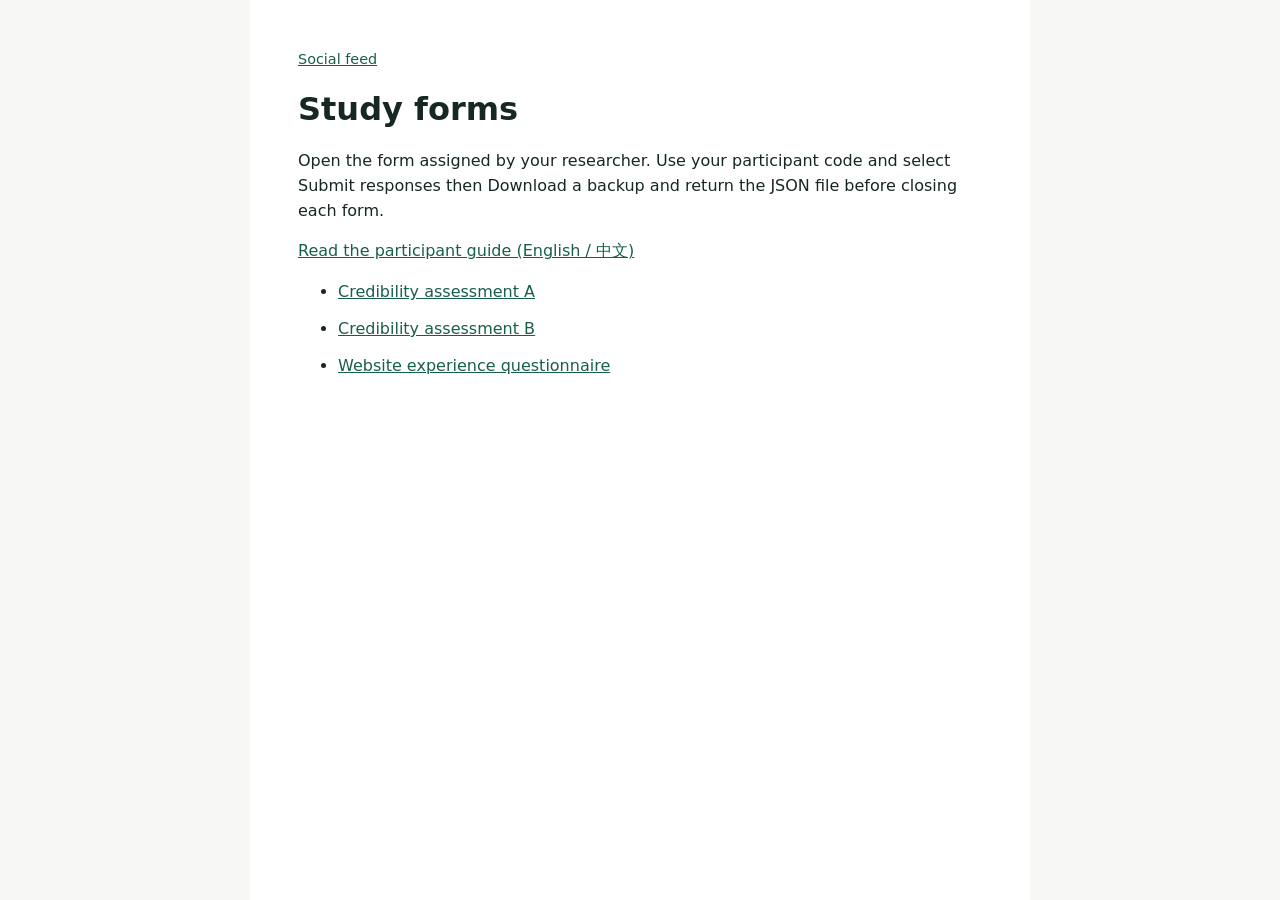
<file: study/index.html>
<!doctype html><html lang="en"><meta charset="utf-8"><meta name="viewport" content="width=device-width,initial-scale=1"><title>Credibility Lab study forms</title><link rel="stylesheet" href="study.css"><main><nav><a href="../#home">Social feed</a></nav><h1>Study forms</h1><p>Open the form assigned by your researcher. Use your participant code and select Submit responses then Download a backup and return the JSON file before closing each form.</p><p><a href="guide.html">Read the participant guide (English / 中文)</a></p><ul><li><a href="Form-A.html">Credibility assessment A</a></li><li><a href="Form-B.html">Credibility assessment B</a></li><li><a href="questionnaire.html">Website experience questionnaire</a></li></ul></main></html>
</file>
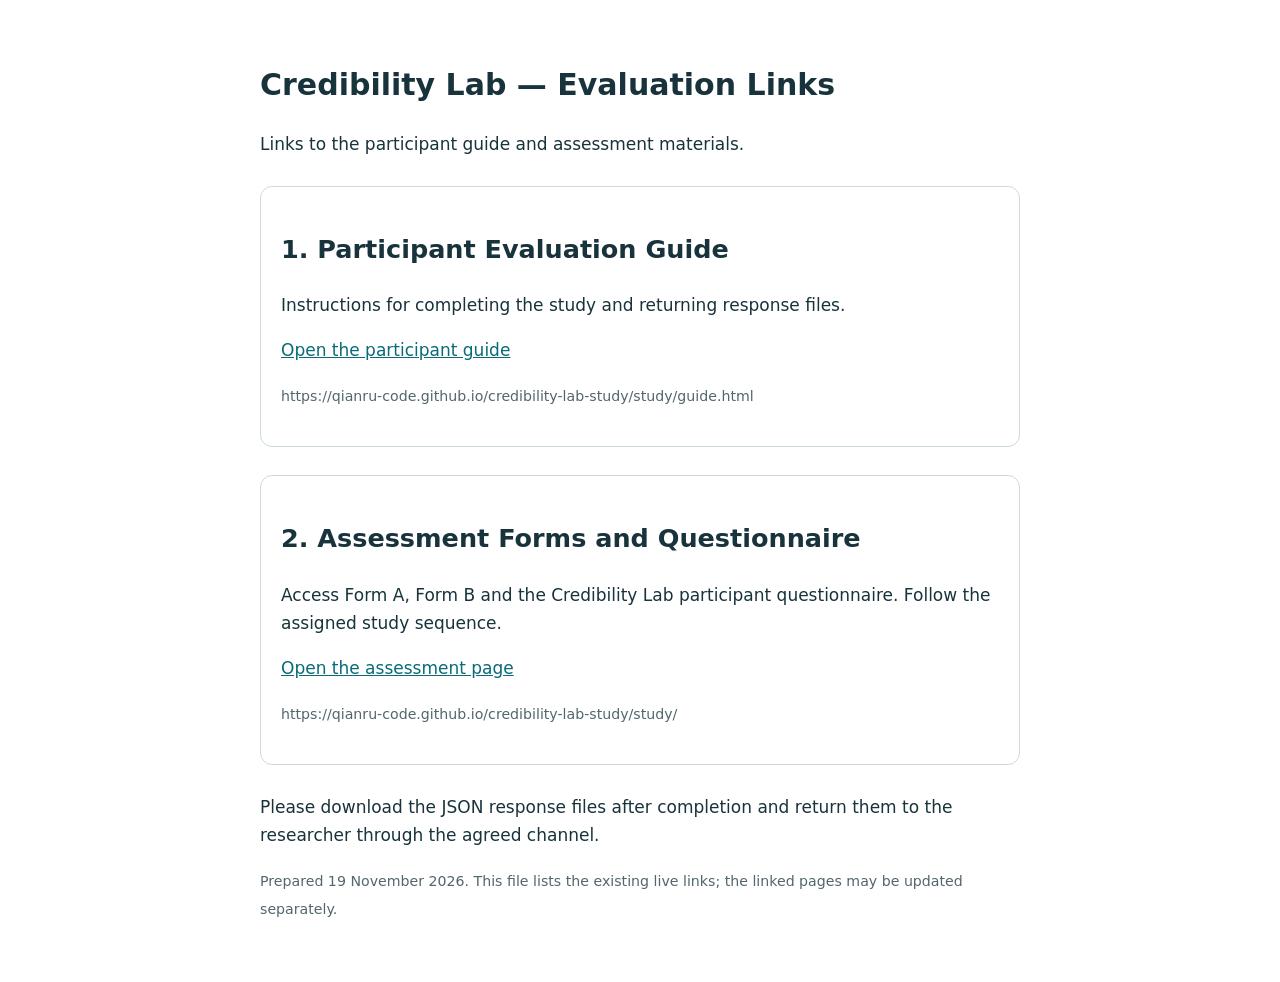
<file: study/evaluation-links.html>
<!doctype html>
<html lang="en"><meta charset="utf-8"><meta name="viewport" content="width=device-width, initial-scale=1"><title>Credibility Lab — Evaluation Links</title>
<style>body{font:17px/1.65 system-ui,sans-serif;max-width:760px;margin:60px auto;padding:0 24px;color:#18333c}h1{font-size:30px}section{margin:28px 0;padding:20px;border:1px solid #ccdadd;border-radius:12px}a{color:#086b77;overflow-wrap:anywhere}small{color:#52666d}</style>
<h1>Credibility Lab — Evaluation Links</h1>
<p>Links to the participant guide and assessment materials.</p>
<section><h2>1. Participant Evaluation Guide</h2><p>Instructions for completing the study and returning response files.</p><a href="https://qianru-code.github.io/credibility-lab-study/study/guide.html">Open the participant guide</a><p><small>https://qianru-code.github.io/credibility-lab-study/study/guide.html</small></p></section>
<section><h2>2. Assessment Forms and Questionnaire</h2><p>Access Form A, Form B and the Credibility Lab participant questionnaire. Follow the assigned study sequence.</p><a href="https://qianru-code.github.io/credibility-lab-study/study/">Open the assessment page</a><p><small>https://qianru-code.github.io/credibility-lab-study/study/</small></p></section>
<p>Please download the JSON response files after completion and return them to the researcher through the agreed channel.</p>
<small>Prepared 19 November 2026. This file lists the existing live links; the linked pages may be updated separately.</small></html>
</file>
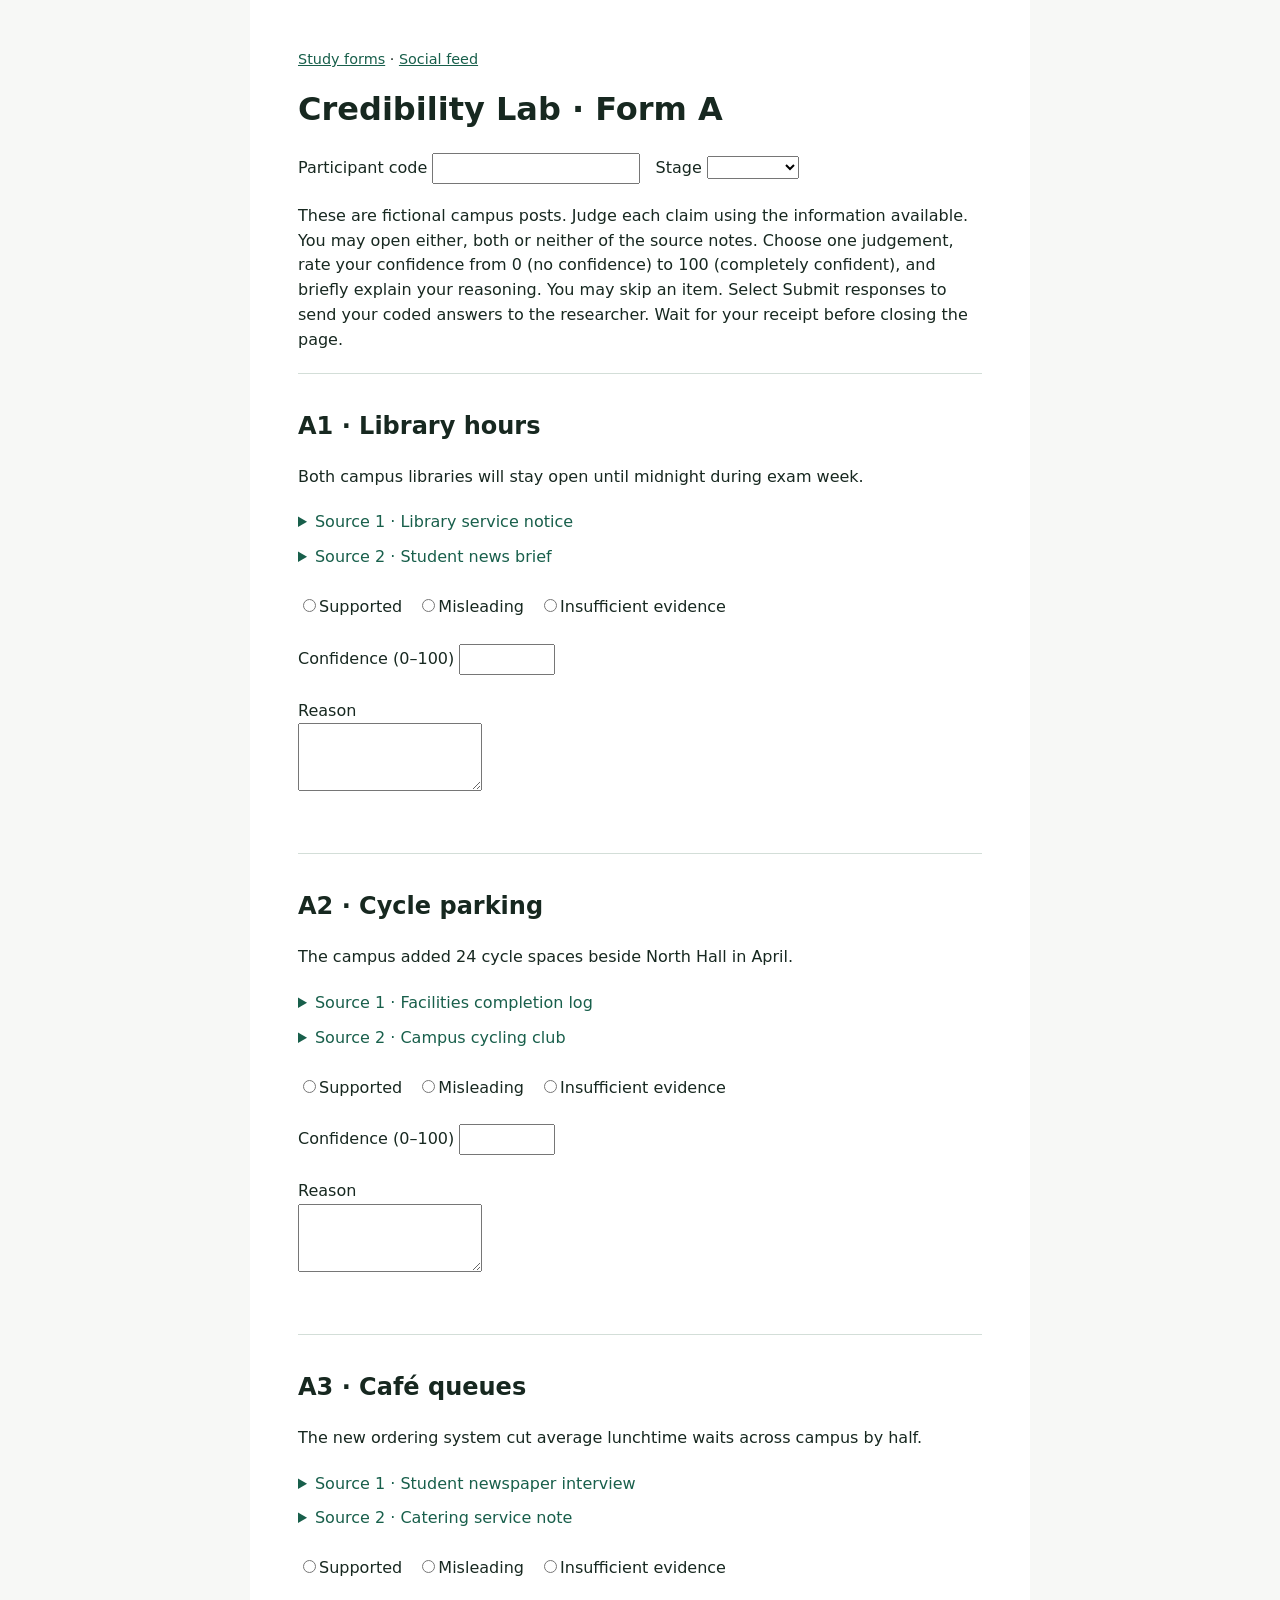
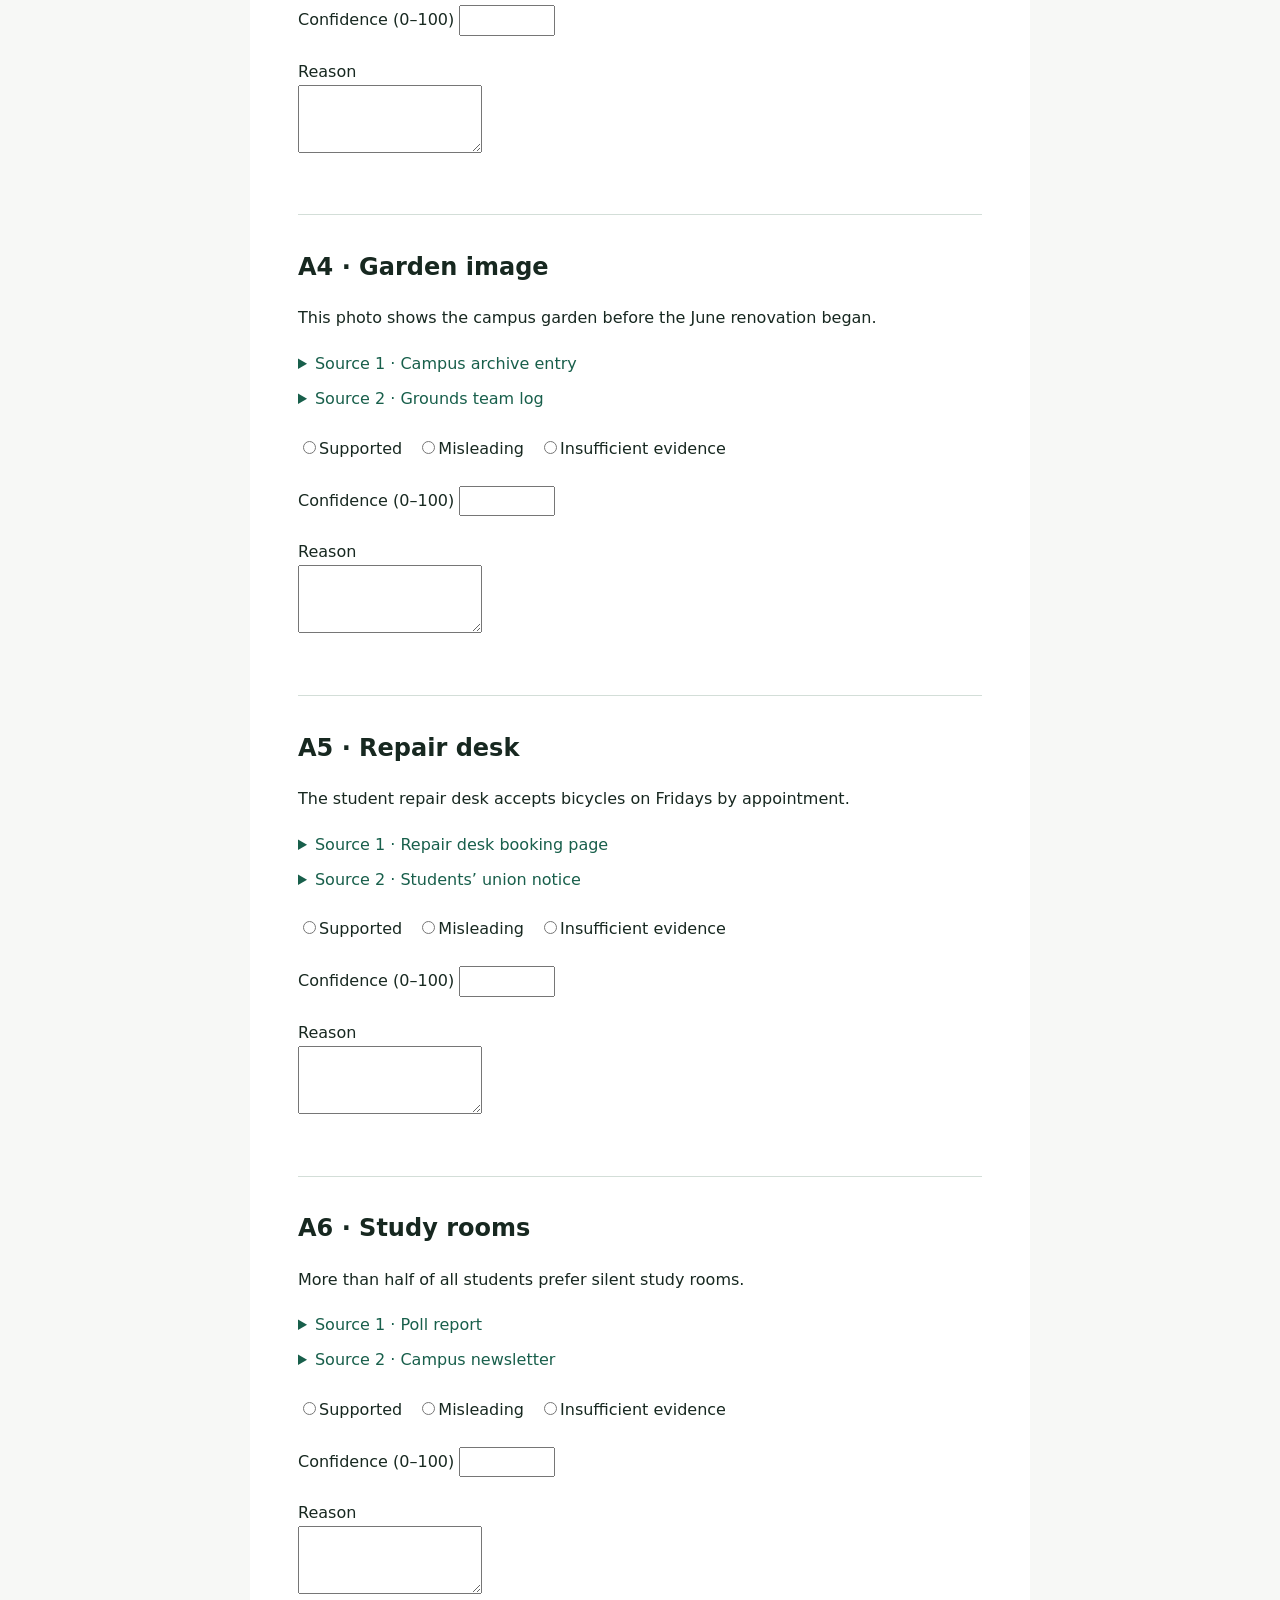
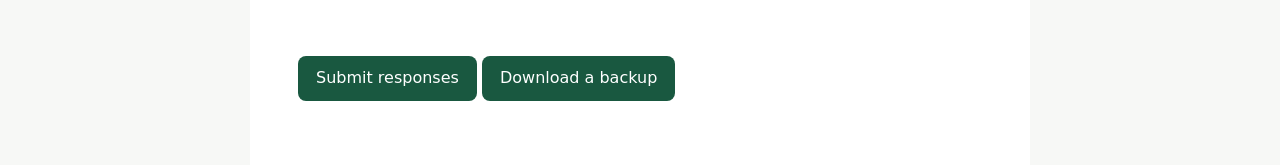
<file: study/Form-A.html>
<!doctype html><html lang="en"><meta charset="utf-8"><meta name="viewport" content="width=device-width,initial-scale=1"><title>Credibility Lab · Form A</title><link rel="stylesheet" href="study.css"><main><nav><a href="./">Study forms</a> · <a href="../#home">Social feed</a></nav><h1>Credibility Lab · Form A</h1><label>Participant code <input></label> <label>Stage <select><option></option><option>Pre-test</option><option>Post-test</option></select></label><p>These are fictional campus posts. Judge each claim using the information available. You may open either, both or neither of the source notes. Choose one judgement, rate your confidence from 0 (no confidence) to 100 (completely confident), and briefly explain your reasoning. You may skip an item. Select Submit responses to send your coded answers to the researcher. Wait for your receipt before closing the page.</p>
<section><h2>A1 · Library hours</h2><p>Both campus libraries will stay open until midnight during exam week.</p>
<details><summary>Source 1 · Library service notice</summary><p>During exam week, Central closes at midnight and West closes at 8 pm.</p></details>
<details><summary>Source 2 · Student news brief</summary><p>Central has confirmed extended evening hours.</p></details>
<p><label><input type="radio" name="q1" value="Supported">Supported</label> <label><input type="radio" name="q1" value="Misleading">Misleading</label> <label><input type="radio" name="q1" value="Insufficient evidence">Insufficient evidence</label></p><label>Confidence (0–100) <input type="number" min="0" max="100"></label><p><label>Reason<br><textarea></textarea></label></p></section>
<section><h2>A2 · Cycle parking</h2><p>The campus added 24 cycle spaces beside North Hall in April.</p>
<details><summary>Source 1 · Facilities completion log</summary><p>North Hall: 24 additional cycle spaces installed on 18 April.</p></details>
<details><summary>Source 2 · Campus cycling club</summary><p>Our April count found 24 more spaces at North Hall than in March.</p></details>
<p><label><input type="radio" name="q2" value="Supported">Supported</label> <label><input type="radio" name="q2" value="Misleading">Misleading</label> <label><input type="radio" name="q2" value="Insufficient evidence">Insufficient evidence</label></p><label>Confidence (0–100) <input type="number" min="0" max="100"></label><p><label>Reason<br><textarea></textarea></label></p></section>
<section><h2>A3 · Café queues</h2><p>The new ordering system cut average lunchtime waits across campus by half.</p>
<details><summary>Source 1 · Student newspaper interview</summary><p>One customer at East Café said their wait fell from ten minutes to five.</p></details>
<details><summary>Source 2 · Catering service note</summary><p>The system is operating at all four cafés. A campus-wide timing survey is planned.</p></details>
<p><label><input type="radio" name="q3" value="Supported">Supported</label> <label><input type="radio" name="q3" value="Misleading">Misleading</label> <label><input type="radio" name="q3" value="Insufficient evidence">Insufficient evidence</label></p><label>Confidence (0–100) <input type="number" min="0" max="100"></label><p><label>Reason<br><textarea></textarea></label></p></section>
<section><h2>A4 · Garden image</h2><p>This photo shows the campus garden before the June renovation began.</p>
<details><summary>Source 1 · Campus archive entry</summary><p>The image attached to the post was taken on 14 July of the same year.</p></details>
<details><summary>Source 2 · Grounds team log</summary><p>Renovation began on 3 June. Planting was completed on 10 July.</p></details>
<p><label><input type="radio" name="q4" value="Supported">Supported</label> <label><input type="radio" name="q4" value="Misleading">Misleading</label> <label><input type="radio" name="q4" value="Insufficient evidence">Insufficient evidence</label></p><label>Confidence (0–100) <input type="number" min="0" max="100"></label><p><label>Reason<br><textarea></textarea></label></p></section>
<section><h2>A5 · Repair desk</h2><p>The student repair desk accepts bicycles on Fridays by appointment.</p>
<details><summary>Source 1 · Repair desk booking page</summary><p>Friday bicycle repairs: book a slot before arrival.</p></details>
<details><summary>Source 2 · Students’ union notice</summary><p>The repair desk takes booked bicycle repairs on Fridays. Bring your booking code.</p></details>
<p><label><input type="radio" name="q5" value="Supported">Supported</label> <label><input type="radio" name="q5" value="Misleading">Misleading</label> <label><input type="radio" name="q5" value="Insufficient evidence">Insufficient evidence</label></p><label>Confidence (0–100) <input type="number" min="0" max="100"></label><p><label>Reason<br><textarea></textarea></label></p></section>
<section><h2>A6 · Study rooms</h2><p>More than half of all students prefer silent study rooms.</p>
<details><summary>Source 1 · Poll report</summary><p>Of 80 volunteers recruited inside the silent room, 52 preferred silent rooms.</p></details>
<details><summary>Source 2 · Campus newsletter</summary><p>The newsletter quotes the same poll and gives no other figures.</p></details>
<p><label><input type="radio" name="q6" value="Supported">Supported</label> <label><input type="radio" name="q6" value="Misleading">Misleading</label> <label><input type="radio" name="q6" value="Insufficient evidence">Insufficient evidence</label></p><label>Confidence (0–100) <input type="number" min="0" max="100"></label><p><label>Reason<br><textarea></textarea></label></p></section>
<button type="button" id="submit">Submit responses</button> <button type="button" id="backup">Download a backup</button><p id="status" role="status"></p><script src="submission.js"></script><script>
const code=document.querySelector('input'), stage=document.querySelector('select');
const notes=new Map();
document.querySelectorAll('details').forEach(d=>d.addEventListener('toggle',()=>{if(d.open) notes.set(d,true)}));
enableStudySubmission(() => {
const id=code.value.trim(), message=document.querySelector('#status');
if(!/^[a-z0-9_-]{1,32}$/i.test(id)||!stage.value){message.textContent='Enter your participant code and select the stage.';return}
if(!document.querySelectorAll('input[type=number]').length||!Array.from(document.querySelectorAll('input[type=number]')).every(el=>el.reportValidity()))return;
const form=document.title.slice(-1);
const items=Array.from(document.querySelectorAll('section'),(s,i)=>({item:form+(i+1),judgement:s.querySelector(':checked')?.value??null,confidence:s.querySelector('[type=number]').valueAsNumber,reason:s.querySelector('textarea').value,openedSources:Array.from(s.querySelectorAll('details')).flatMap((d,j)=>notes.has(d)||d.open?[j+1]:[])}));
const data={participant:id,stage:stage.value,form,items};
return {data,filename:[id,stage.value,form].join('-')+'.json'};
});
</script></main></html>
</file>
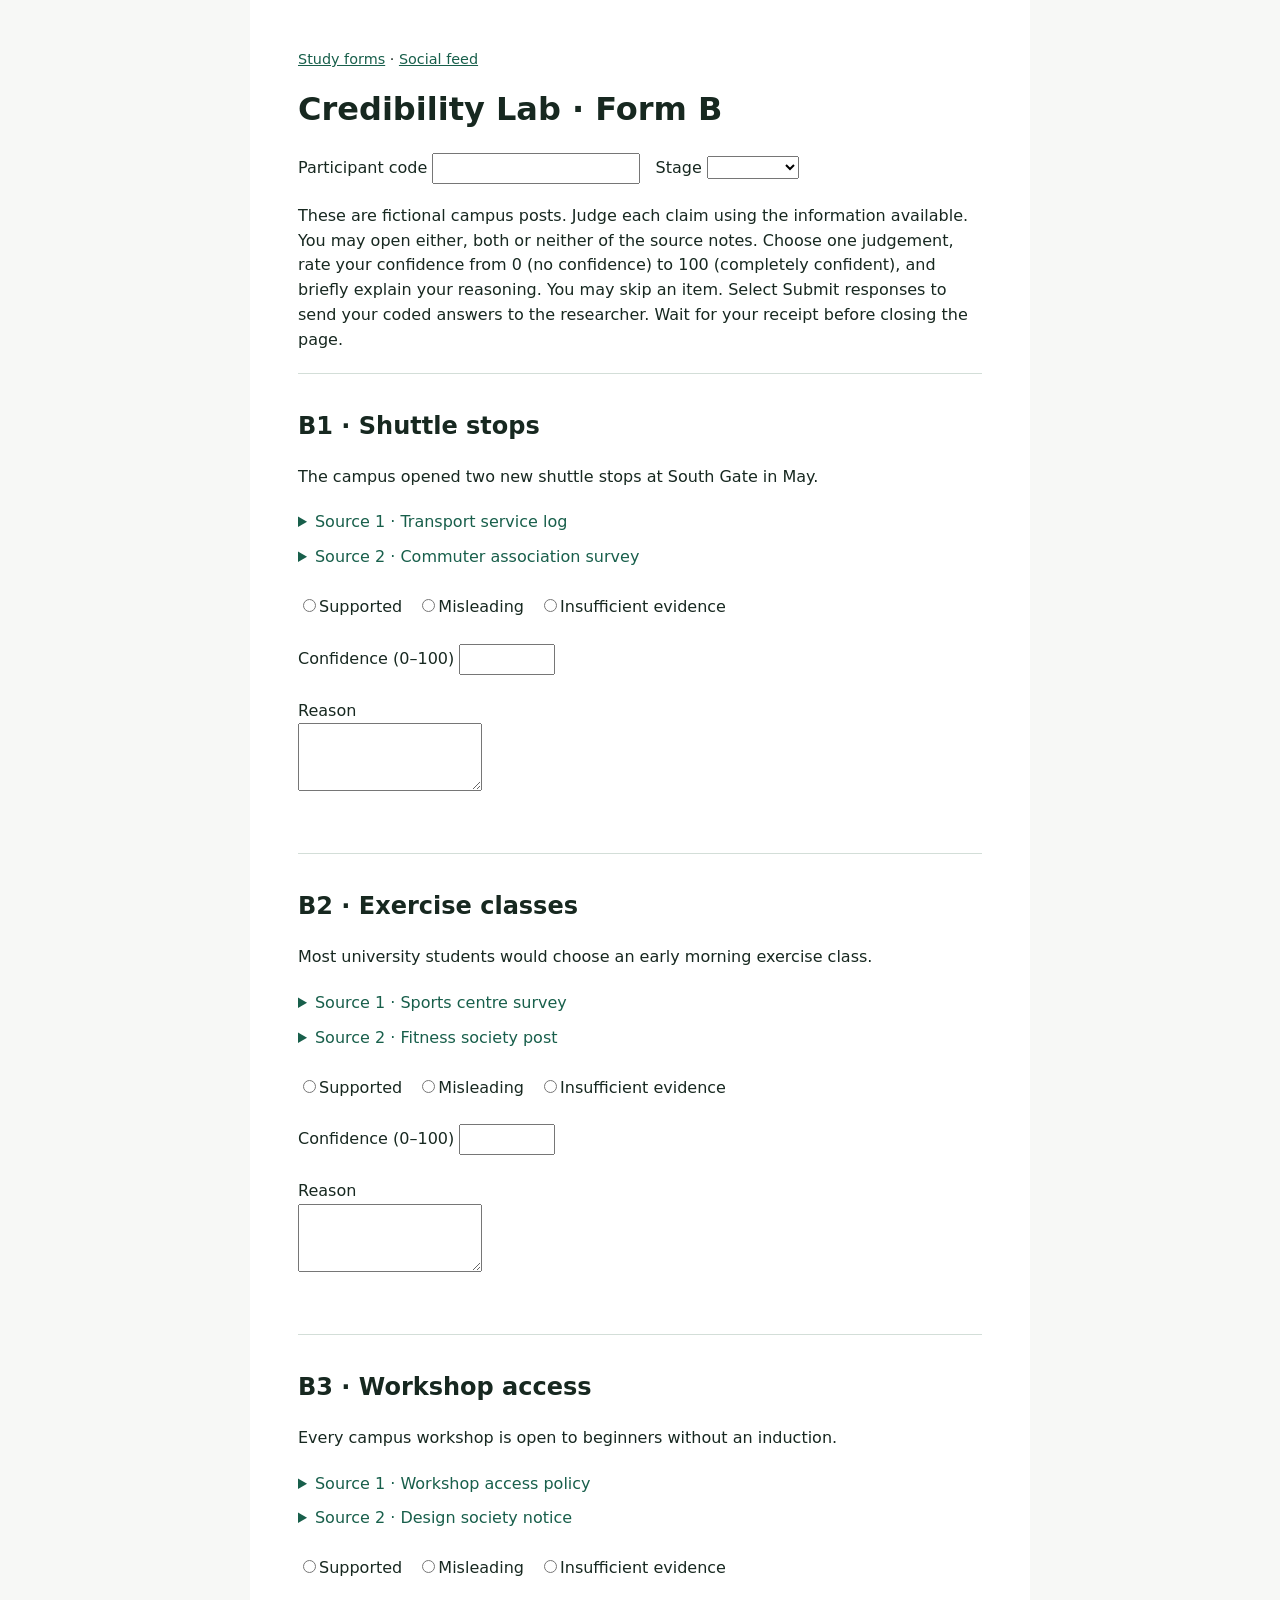
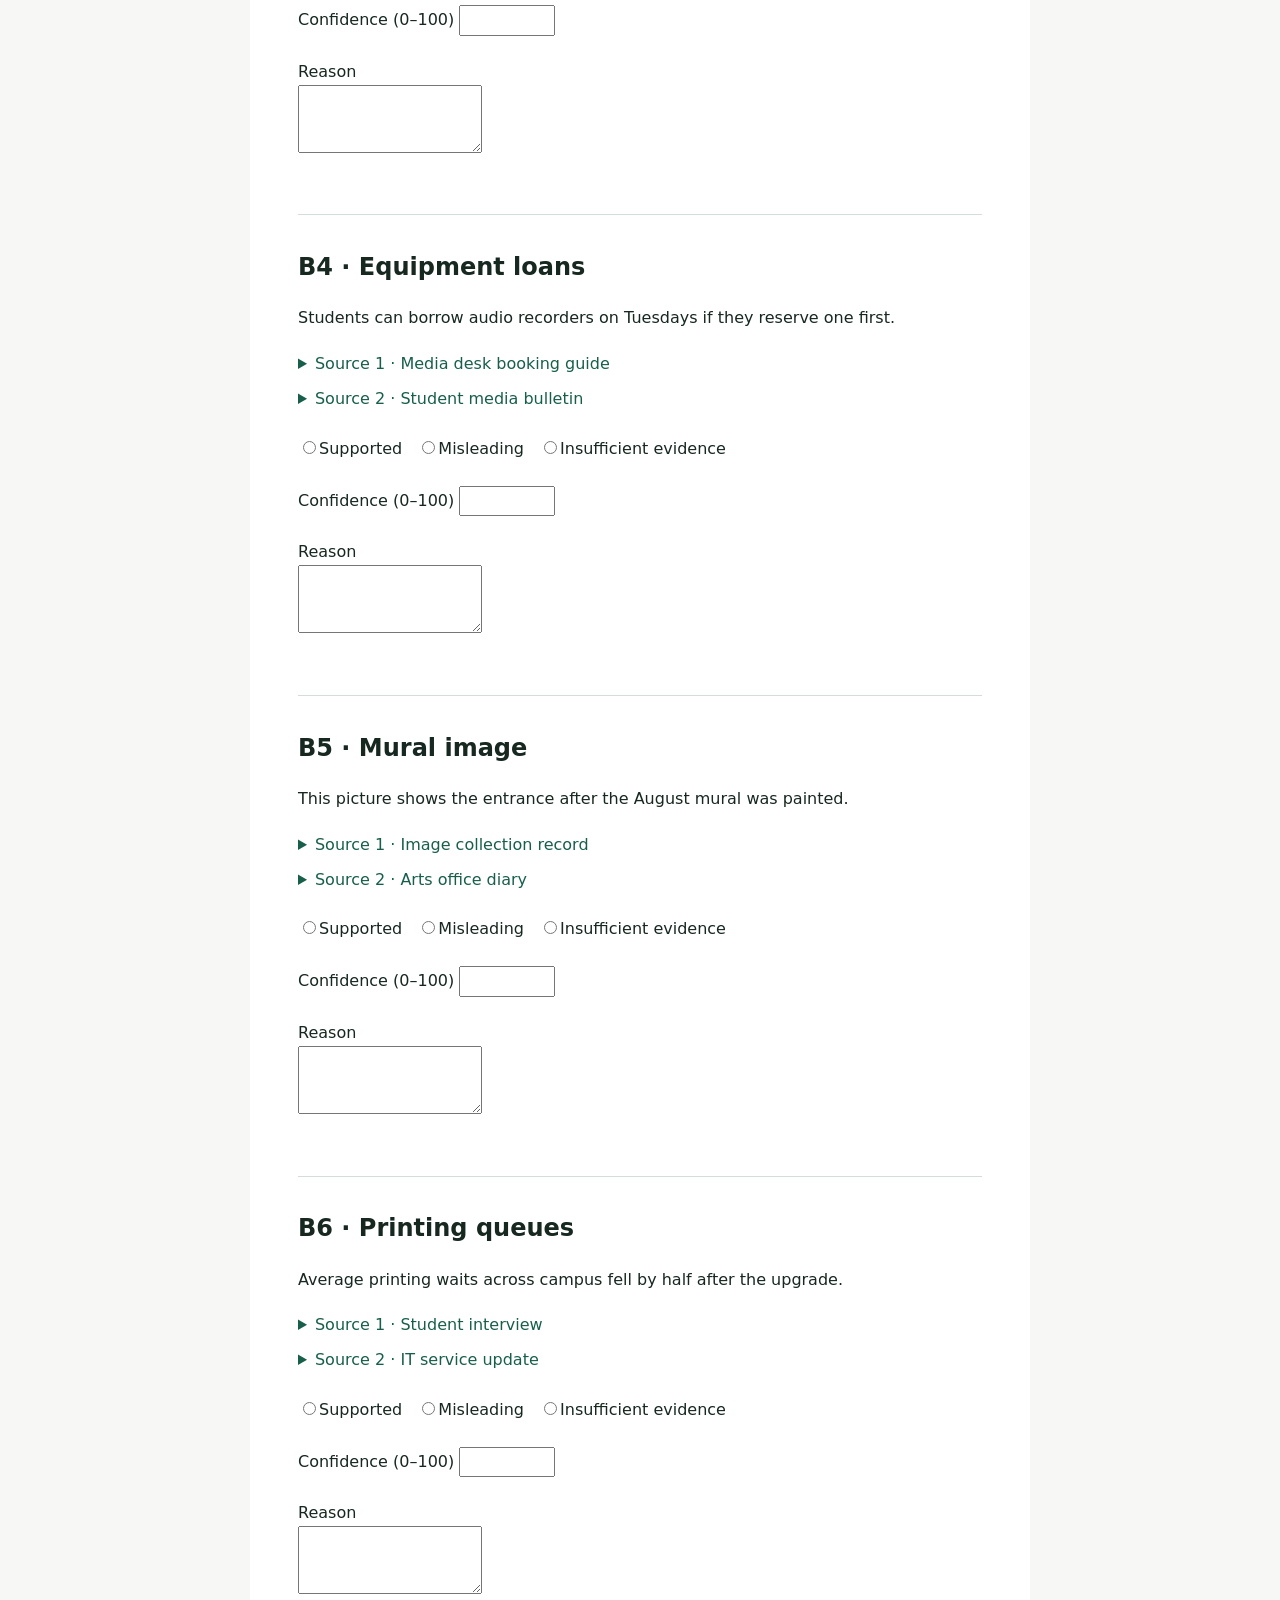
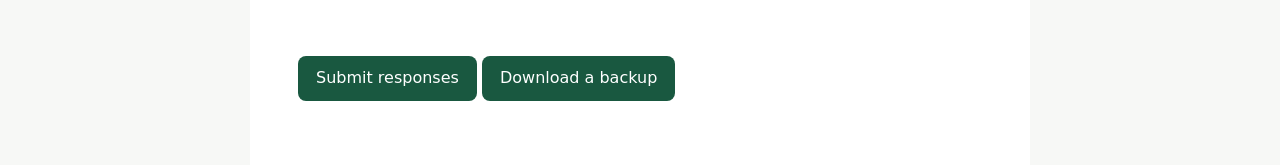
<file: study/Form-B.html>
<!doctype html><html lang="en"><meta charset="utf-8"><meta name="viewport" content="width=device-width,initial-scale=1"><title>Credibility Lab · Form B</title><link rel="stylesheet" href="study.css"><main><nav><a href="./">Study forms</a> · <a href="../#home">Social feed</a></nav><h1>Credibility Lab · Form B</h1><label>Participant code <input></label> <label>Stage <select><option></option><option>Pre-test</option><option>Post-test</option></select></label><p>These are fictional campus posts. Judge each claim using the information available. You may open either, both or neither of the source notes. Choose one judgement, rate your confidence from 0 (no confidence) to 100 (completely confident), and briefly explain your reasoning. You may skip an item. Select Submit responses to send your coded answers to the researcher. Wait for your receipt before closing the page.</p>
<section><h2>B1 · Shuttle stops</h2><p>The campus opened two new shuttle stops at South Gate in May.</p>
<details><summary>Source 1 · Transport service log</summary><p>Two new stops at South Gate entered service on 12 May.</p></details>
<details><summary>Source 2 · Commuter association survey</summary><p>Members documented both new South Gate stops operating on 15 May.</p></details>
<p><label><input type="radio" name="q1" value="Supported">Supported</label> <label><input type="radio" name="q1" value="Misleading">Misleading</label> <label><input type="radio" name="q1" value="Insufficient evidence">Insufficient evidence</label></p><label>Confidence (0–100) <input type="number" min="0" max="100"></label><p><label>Reason<br><textarea></textarea></label></p></section>
<section><h2>B2 · Exercise classes</h2><p>Most university students would choose an early morning exercise class.</p>
<details><summary>Source 1 · Sports centre survey</summary><p>In a survey of 70 volunteers at a 7 am class, 46 chose early mornings.</p></details>
<details><summary>Source 2 · Fitness society post</summary><p>The society reposted the sports centre figures without collecting responses.</p></details>
<p><label><input type="radio" name="q2" value="Supported">Supported</label> <label><input type="radio" name="q2" value="Misleading">Misleading</label> <label><input type="radio" name="q2" value="Insufficient evidence">Insufficient evidence</label></p><label>Confidence (0–100) <input type="number" min="0" max="100"></label><p><label>Reason<br><textarea></textarea></label></p></section>
<section><h2>B3 · Workshop access</h2><p>Every campus workshop is open to beginners without an induction.</p>
<details><summary>Source 1 · Workshop access policy</summary><p>The print room admits beginners immediately. The woodshop requires an induction before entry.</p></details>
<details><summary>Source 2 · Design society notice</summary><p>First-time visitors can enter the print room during open hours.</p></details>
<p><label><input type="radio" name="q3" value="Supported">Supported</label> <label><input type="radio" name="q3" value="Misleading">Misleading</label> <label><input type="radio" name="q3" value="Insufficient evidence">Insufficient evidence</label></p><label>Confidence (0–100) <input type="number" min="0" max="100"></label><p><label>Reason<br><textarea></textarea></label></p></section>
<section><h2>B4 · Equipment loans</h2><p>Students can borrow audio recorders on Tuesdays if they reserve one first.</p>
<details><summary>Source 1 · Media desk booking guide</summary><p>Tuesday recorder loans are available to students with a reservation.</p></details>
<details><summary>Source 2 · Student media bulletin</summary><p>Bring your reservation number when collecting a recorder on Tuesday.</p></details>
<p><label><input type="radio" name="q4" value="Supported">Supported</label> <label><input type="radio" name="q4" value="Misleading">Misleading</label> <label><input type="radio" name="q4" value="Insufficient evidence">Insufficient evidence</label></p><label>Confidence (0–100) <input type="number" min="0" max="100"></label><p><label>Reason<br><textarea></textarea></label></p></section>
<section><h2>B5 · Mural image</h2><p>This picture shows the entrance after the August mural was painted.</p>
<details><summary>Source 1 · Image collection record</summary><p>The picture linked in this post was taken on 20 July of the same year.</p></details>
<details><summary>Source 2 · Arts office diary</summary><p>Painting started on 4 August and finished on 9 August.</p></details>
<p><label><input type="radio" name="q5" value="Supported">Supported</label> <label><input type="radio" name="q5" value="Misleading">Misleading</label> <label><input type="radio" name="q5" value="Insufficient evidence">Insufficient evidence</label></p><label>Confidence (0–100) <input type="number" min="0" max="100"></label><p><label>Reason<br><textarea></textarea></label></p></section>
<section><h2>B6 · Printing queues</h2><p>Average printing waits across campus fell by half after the upgrade.</p>
<details><summary>Source 1 · Student interview</summary><p>One Hall A user reported waiting three minutes instead of six.</p></details>
<details><summary>Source 2 · IT service update</summary><p>Printers at all sites were upgraded. Site-wide queue measurements have yet to be compiled.</p></details>
<p><label><input type="radio" name="q6" value="Supported">Supported</label> <label><input type="radio" name="q6" value="Misleading">Misleading</label> <label><input type="radio" name="q6" value="Insufficient evidence">Insufficient evidence</label></p><label>Confidence (0–100) <input type="number" min="0" max="100"></label><p><label>Reason<br><textarea></textarea></label></p></section>
<button type="button" id="submit">Submit responses</button> <button type="button" id="backup">Download a backup</button><p id="status" role="status"></p><script src="submission.js"></script><script>
const code=document.querySelector('input'), stage=document.querySelector('select');
const notes=new Map();
document.querySelectorAll('details').forEach(d=>d.addEventListener('toggle',()=>{if(d.open) notes.set(d,true)}));
enableStudySubmission(() => {
const id=code.value.trim(), message=document.querySelector('#status');
if(!/^[a-z0-9_-]{1,32}$/i.test(id)||!stage.value){message.textContent='Enter your participant code and select the stage.';return}
if(!document.querySelectorAll('input[type=number]').length||!Array.from(document.querySelectorAll('input[type=number]')).every(el=>el.reportValidity()))return;
const form=document.title.slice(-1);
const items=Array.from(document.querySelectorAll('section'),(s,i)=>({item:form+(i+1),judgement:s.querySelector(':checked')?.value??null,confidence:s.querySelector('[type=number]').valueAsNumber,reason:s.querySelector('textarea').value,openedSources:Array.from(s.querySelectorAll('details')).flatMap((d,j)=>notes.has(d)||d.open?[j+1]:[])}));
const data={participant:id,stage:stage.value,form,items};
return {data,filename:[id,stage.value,form].join('-')+'.json'};
});
</script></main></html>
</file>
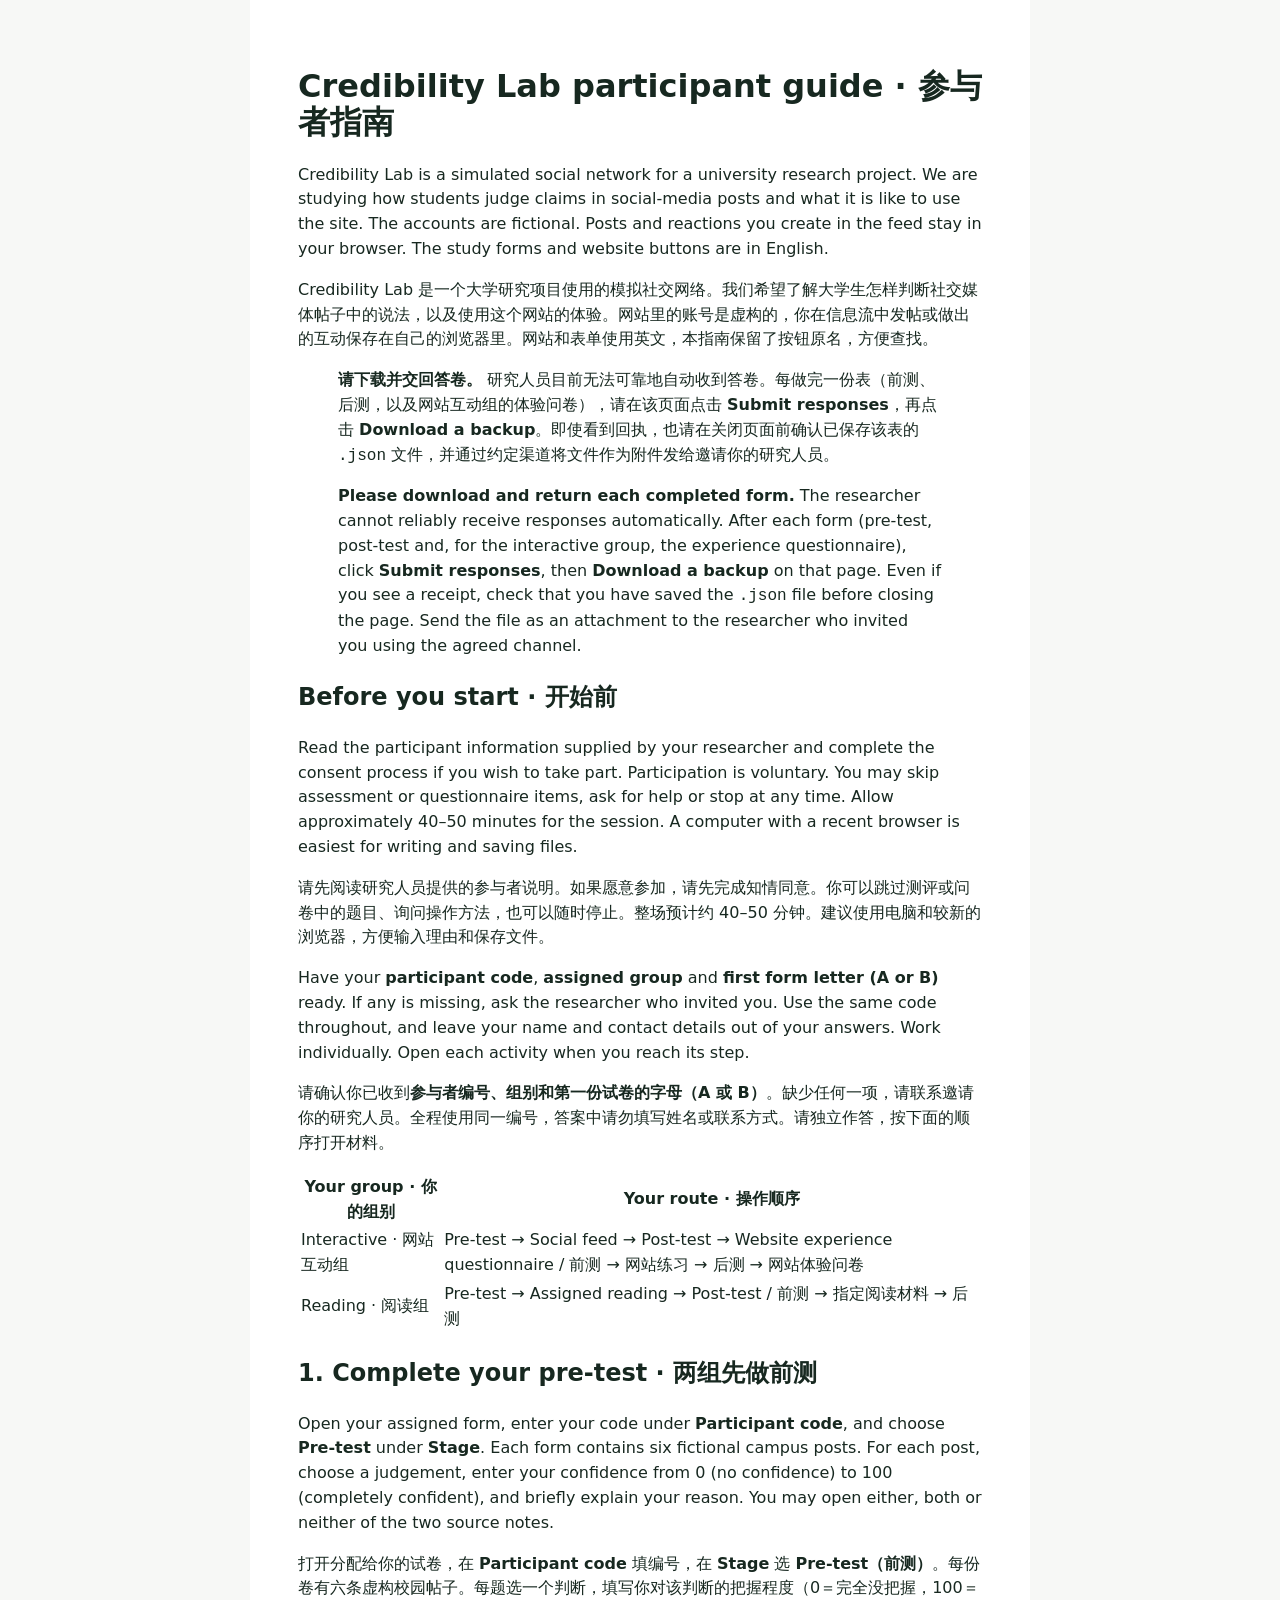
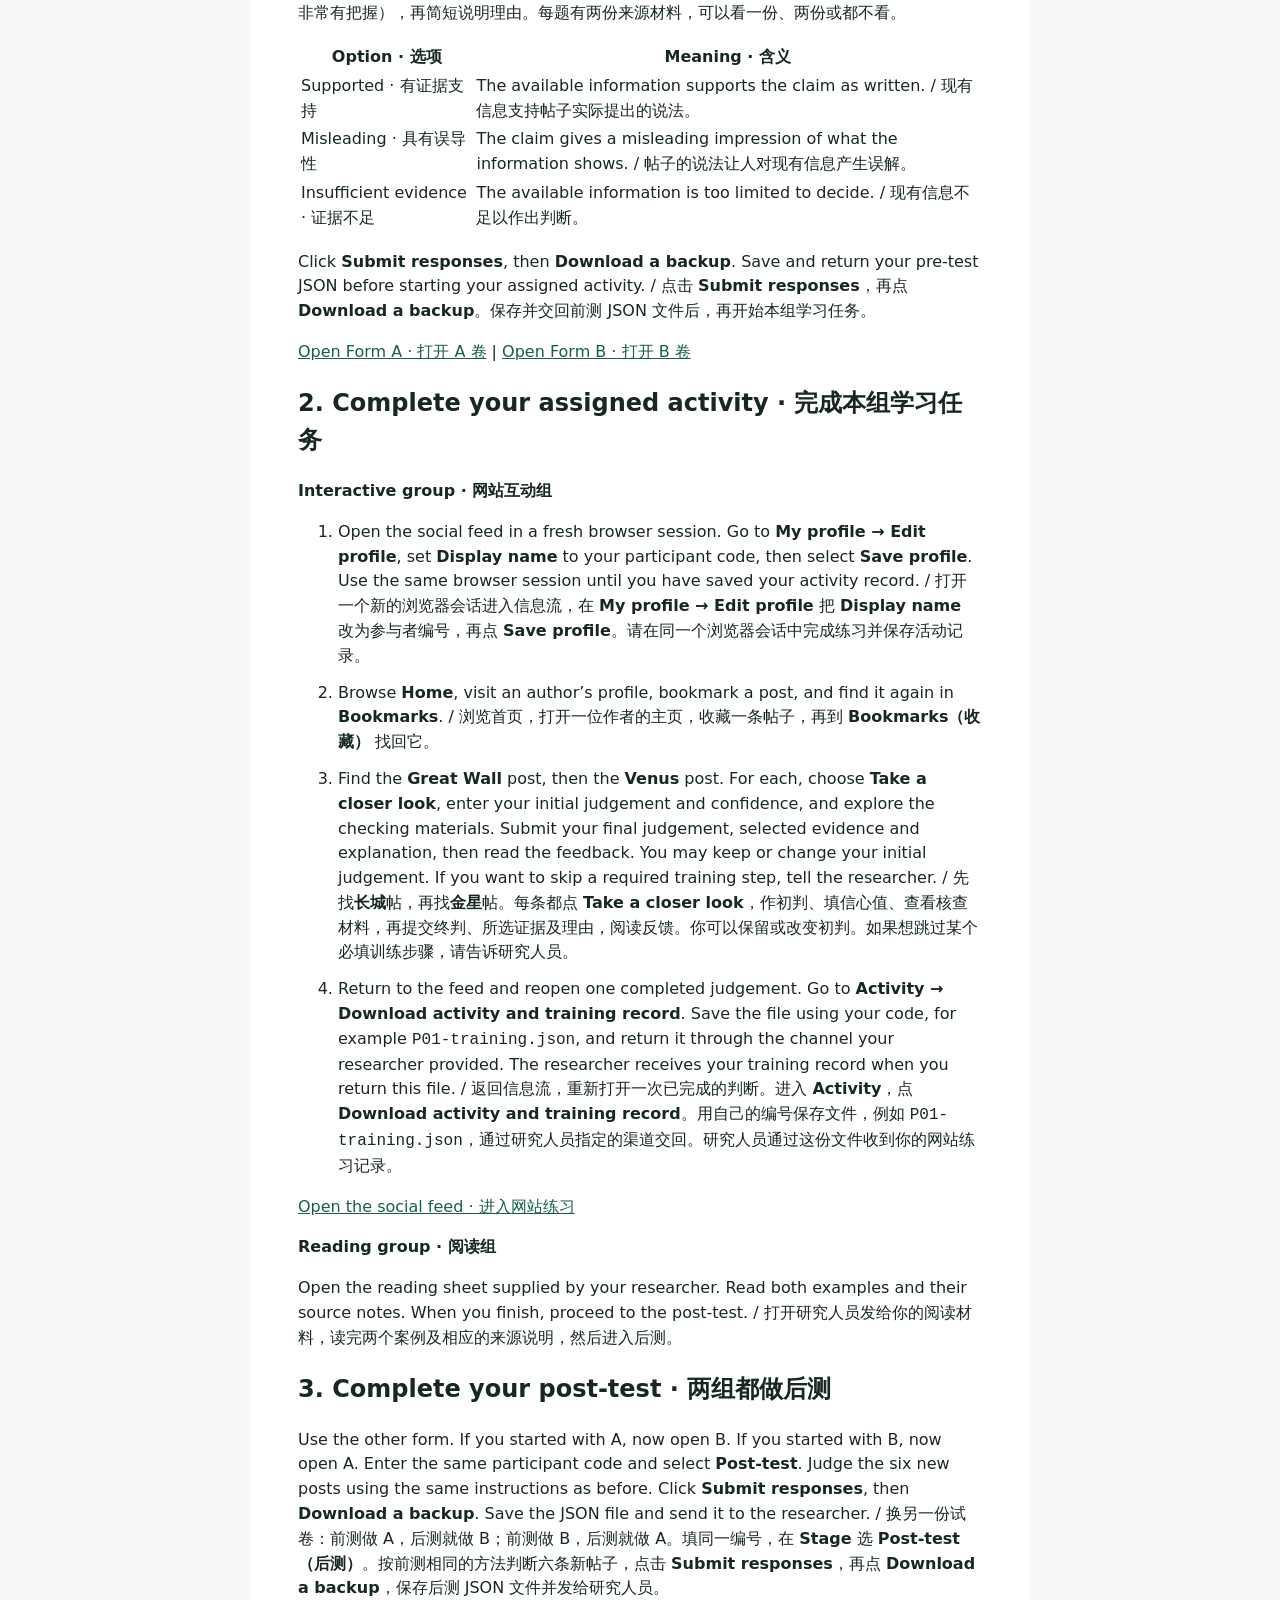
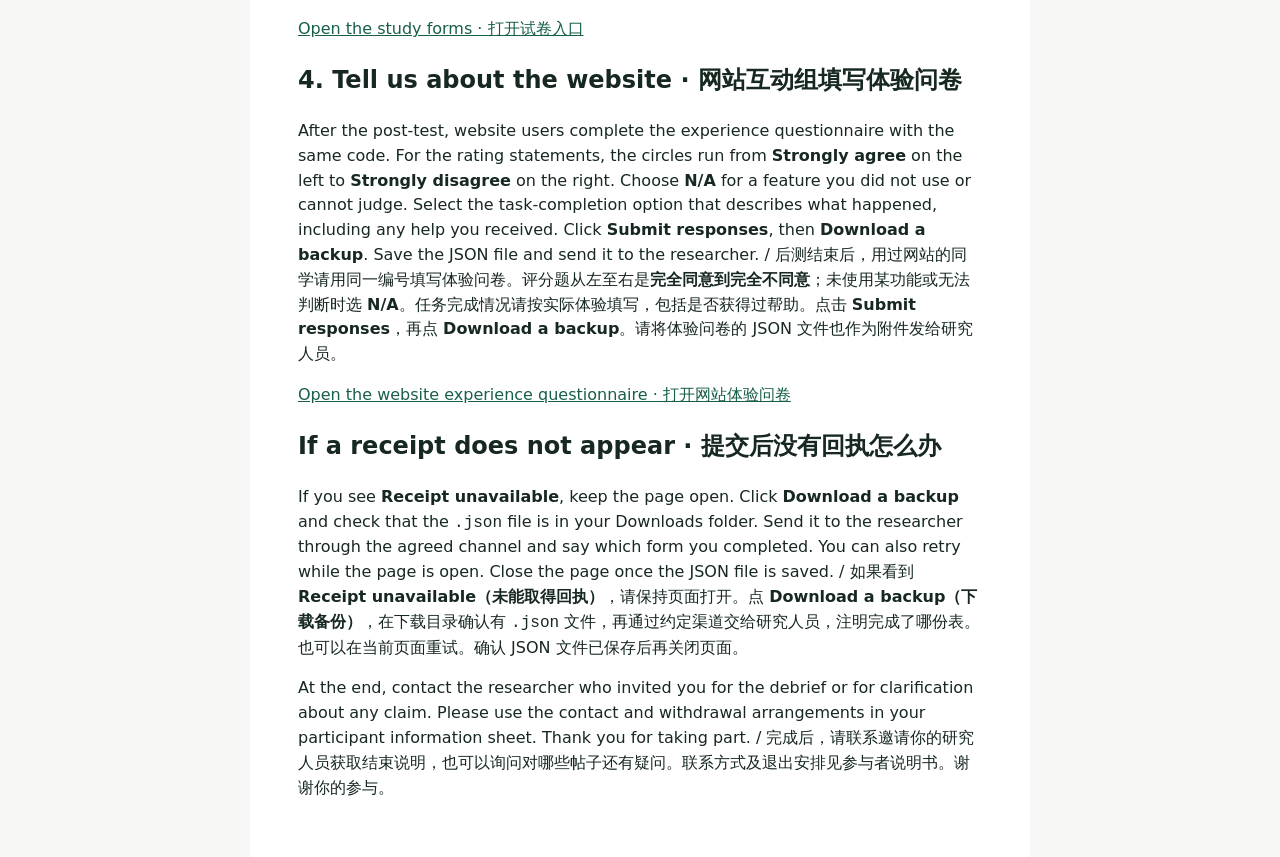
<file: study/guide.html>
<!doctype html><html lang="en"><meta charset="utf-8"><meta name="viewport" content="width=device-width,initial-scale=1"><title>Credibility Lab participant guide</title><link rel="stylesheet" href="study.css"><main><div class="markdown-heading"><h1 class="heading-element">Credibility Lab participant guide · 参与者指南</h1></div>
<p>Credibility Lab is a simulated social network for a university research project. We are studying how students judge claims in social-media posts and what it is like to use the site. The accounts are fictional. Posts and reactions you create in the feed stay in your browser. The study forms and website buttons are in English.</p>
<p>Credibility Lab 是一个大学研究项目使用的模拟社交网络。我们希望了解大学生怎样判断社交媒体帖子中的说法，以及使用这个网站的体验。网站里的账号是虚构的，你在信息流中发帖或做出的互动保存在自己的浏览器里。网站和表单使用英文，本指南保留了按钮原名，方便查找。</p>
<blockquote>
<p><strong>请下载并交回答卷。</strong> 研究人员目前无法可靠地自动收到答卷。每做完一份表（前测、后测，以及网站互动组的体验问卷），请在该页面点击 <strong>Submit responses</strong>，再点击 <strong>Download a backup</strong>。即使看到回执，也请在关闭页面前确认已保存该表的 <code>.json</code> 文件，并通过约定渠道将文件作为附件发给邀请你的研究人员。</p>
<p><strong>Please download and return each completed form.</strong> The researcher cannot reliably receive responses automatically. After each form (pre-test, post-test and, for the interactive group, the experience questionnaire), click <strong>Submit responses</strong>, then <strong>Download a backup</strong> on that page. Even if you see a receipt, check that you have saved the <code>.json</code> file before closing the page. Send the file as an attachment to the researcher who invited you using the agreed channel.</p>
</blockquote>
<div class="markdown-heading"><h2 class="heading-element">Before you start · 开始前</h2></div>
<p>Read the participant information supplied by your researcher and complete the consent process if you wish to take part. Participation is voluntary. You may skip assessment or questionnaire items, ask for help or stop at any time. Allow approximately 40–50 minutes for the session. A computer with a recent browser is easiest for writing and saving files.</p>
<p>请先阅读研究人员提供的参与者说明。如果愿意参加，请先完成知情同意。你可以跳过测评或问卷中的题目、询问操作方法，也可以随时停止。整场预计约 40–50 分钟。建议使用电脑和较新的浏览器，方便输入理由和保存文件。</p>
<p>Have your <strong>participant code</strong>, <strong>assigned group</strong> and <strong>first form letter (A or B)</strong> ready. If any is missing, ask the researcher who invited you. Use the same code throughout, and leave your name and contact details out of your answers. Work individually. Open each activity when you reach its step.</p>
<p>请确认你已收到<strong>参与者编号、组别和第一份试卷的字母（A 或 B）</strong>。缺少任何一项，请联系邀请你的研究人员。全程使用同一编号，答案中请勿填写姓名或联系方式。请独立作答，按下面的顺序打开材料。</p>
<table>
<thead>
<tr>
<th>Your group · 你的组别</th>
<th>Your route · 操作顺序</th>
</tr>
</thead>
<tbody>
<tr>
<td>Interactive · 网站互动组</td>
<td>Pre-test → Social feed → Post-test → Website experience questionnaire / 前测 → 网站练习 → 后测 → 网站体验问卷</td>
</tr>
<tr>
<td>Reading · 阅读组</td>
<td>Pre-test → Assigned reading → Post-test / 前测 → 指定阅读材料 → 后测</td>
</tr>
</tbody>
</table>
<div class="markdown-heading"><h2 class="heading-element">1. Complete your pre-test · 两组先做前测</h2></div>
<p>Open your assigned form, enter your code under <strong>Participant code</strong>, and choose <strong>Pre-test</strong> under <strong>Stage</strong>. Each form contains six fictional campus posts. For each post, choose a judgement, enter your confidence from 0 (no confidence) to 100 (completely confident), and briefly explain your reason. You may open either, both or neither of the two source notes.</p>
<p>打开分配给你的试卷，在 <strong>Participant code</strong> 填编号，在 <strong>Stage</strong> 选 <strong>Pre-test（前测）</strong>。每份卷有六条虚构校园帖子。每题选一个判断，填写你对该判断的把握程度（0＝完全没把握，100＝非常有把握），再简短说明理由。每题有两份来源材料，可以看一份、两份或都不看。</p>
<table>
<thead>
<tr>
<th>Option · 选项</th>
<th>Meaning · 含义</th>
</tr>
</thead>
<tbody>
<tr>
<td>Supported · 有证据支持</td>
<td>The available information supports the claim as written. / 现有信息支持帖子实际提出的说法。</td>
</tr>
<tr>
<td>Misleading · 具有误导性</td>
<td>The claim gives a misleading impression of what the information shows. / 帖子的说法让人对现有信息产生误解。</td>
</tr>
<tr>
<td>Insufficient evidence · 证据不足</td>
<td>The available information is too limited to decide. / 现有信息不足以作出判断。</td>
</tr>
</tbody>
</table>
<p>Click <strong>Submit responses</strong>, then <strong>Download a backup</strong>. Save and return your pre-test JSON before starting your assigned activity. / 点击 <strong>Submit responses</strong>，再点 <strong>Download a backup</strong>。保存并交回前测 JSON 文件后，再开始本组学习任务。</p>
<p><a href="./Form-A.html" rel="nofollow">Open Form A · 打开 A 卷</a> | <a href="./Form-B.html" rel="nofollow">Open Form B · 打开 B 卷</a></p>
<div class="markdown-heading"><h2 class="heading-element">2. Complete your assigned activity · 完成本组学习任务</h2></div>
<p><strong>Interactive group · 网站互动组</strong></p>
<ol>
<li>Open the social feed in a fresh browser session. Go to <strong>My profile → Edit profile</strong>, set <strong>Display name</strong> to your participant code, then select <strong>Save profile</strong>. Use the same browser session until you have saved your activity record. / 打开一个新的浏览器会话进入信息流，在 <strong>My profile → Edit profile</strong> 把 <strong>Display name</strong> 改为参与者编号，再点 <strong>Save profile</strong>。请在同一个浏览器会话中完成练习并保存活动记录。</li>
<li>Browse <strong>Home</strong>, visit an author’s profile, bookmark a post, and find it again in <strong>Bookmarks</strong>. / 浏览首页，打开一位作者的主页，收藏一条帖子，再到 <strong>Bookmarks（收藏）</strong> 找回它。</li>
<li>Find the <strong>Great Wall</strong> post, then the <strong>Venus</strong> post. For each, choose <strong>Take a closer look</strong>, enter your initial judgement and confidence, and explore the checking materials. Submit your final judgement, selected evidence and explanation, then read the feedback. You may keep or change your initial judgement. If you want to skip a required training step, tell the researcher. / 先找<strong>长城</strong>帖，再找<strong>金星</strong>帖。每条都点 <strong>Take a closer look</strong>，作初判、填信心值、查看核查材料，再提交终判、所选证据及理由，阅读反馈。你可以保留或改变初判。如果想跳过某个必填训练步骤，请告诉研究人员。</li>
<li>Return to the feed and reopen one completed judgement. Go to <strong>Activity → Download activity and training record</strong>. Save the file using your code, for example <code>P01-training.json</code>, and return it through the channel your researcher provided. The researcher receives your training record when you return this file. / 返回信息流，重新打开一次已完成的判断。进入 <strong>Activity</strong>，点 <strong>Download activity and training record</strong>。用自己的编号保存文件，例如 <code>P01-training.json</code>，通过研究人员指定的渠道交回。研究人员通过这份文件收到你的网站练习记录。</li>
</ol>
<p><a href="../index.html#home" rel="nofollow">Open the social feed · 进入网站练习</a></p>
<p><strong>Reading group · 阅读组</strong></p>
<p>Open the reading sheet supplied by your researcher. Read both examples and their source notes. When you finish, proceed to the post-test. / 打开研究人员发给你的阅读材料，读完两个案例及相应的来源说明，然后进入后测。</p>
<div class="markdown-heading"><h2 class="heading-element">3. Complete your post-test · 两组都做后测</h2></div>
<p>Use the other form. If you started with A, now open B. If you started with B, now open A. Enter the same participant code and select <strong>Post-test</strong>. Judge the six new posts using the same instructions as before. Click <strong>Submit responses</strong>, then <strong>Download a backup</strong>. Save the JSON file and send it to the researcher. / 换另一份试卷：前测做 A，后测就做 B；前测做 B，后测就做 A。填同一编号，在 <strong>Stage</strong> 选 <strong>Post-test（后测）</strong>。按前测相同的方法判断六条新帖子，点击 <strong>Submit responses</strong>，再点 <strong>Download a backup</strong>，保存后测 JSON 文件并发给研究人员。</p>
<p><a href="index.html" rel="nofollow">Open the study forms · 打开试卷入口</a></p>
<div class="markdown-heading"><h2 class="heading-element">4. Tell us about the website · 网站互动组填写体验问卷</h2></div>
<p>After the post-test, website users complete the experience questionnaire with the same code. For the rating statements, the circles run from <strong>Strongly agree</strong> on the left to <strong>Strongly disagree</strong> on the right. Choose <strong>N/A</strong> for a feature you did not use or cannot judge. Select the task-completion option that describes what happened, including any help you received. Click <strong>Submit responses</strong>, then <strong>Download a backup</strong>. Save the JSON file and send it to the researcher. / 后测结束后，用过网站的同学请用同一编号填写体验问卷。评分题从左至右是<strong>完全同意到完全不同意</strong>；未使用某功能或无法判断时选 <strong>N/A</strong>。任务完成情况请按实际体验填写，包括是否获得过帮助。点击 <strong>Submit responses</strong>，再点 <strong>Download a backup</strong>。请将体验问卷的 JSON 文件也作为附件发给研究人员。</p>
<p><a href="./questionnaire.html" rel="nofollow">Open the website experience questionnaire · 打开网站体验问卷</a></p>
<div class="markdown-heading"><h2 class="heading-element">If a receipt does not appear · 提交后没有回执怎么办</h2></div>
<p>If you see <strong>Receipt unavailable</strong>, keep the page open. Click <strong>Download a backup</strong> and check that the <code>.json</code> file is in your Downloads folder. Send it to the researcher through the agreed channel and say which form you completed. You can also retry while the page is open. Close the page once the JSON file is saved. / 如果看到 <strong>Receipt unavailable（未能取得回执）</strong>，请保持页面打开。点 <strong>Download a backup（下载备份）</strong>，在下载目录确认有 <code>.json</code> 文件，再通过约定渠道交给研究人员，注明完成了哪份表。也可以在当前页面重试。确认 JSON 文件已保存后再关闭页面。</p>
<p>At the end, contact the researcher who invited you for the debrief or for clarification about any claim. Please use the contact and withdrawal arrangements in your participant information sheet. Thank you for taking part. / 完成后，请联系邀请你的研究人员获取结束说明，也可以询问对哪些帖子还有疑问。联系方式及退出安排见参与者说明书。谢谢你的参与。</p>
</main></html>
</file>
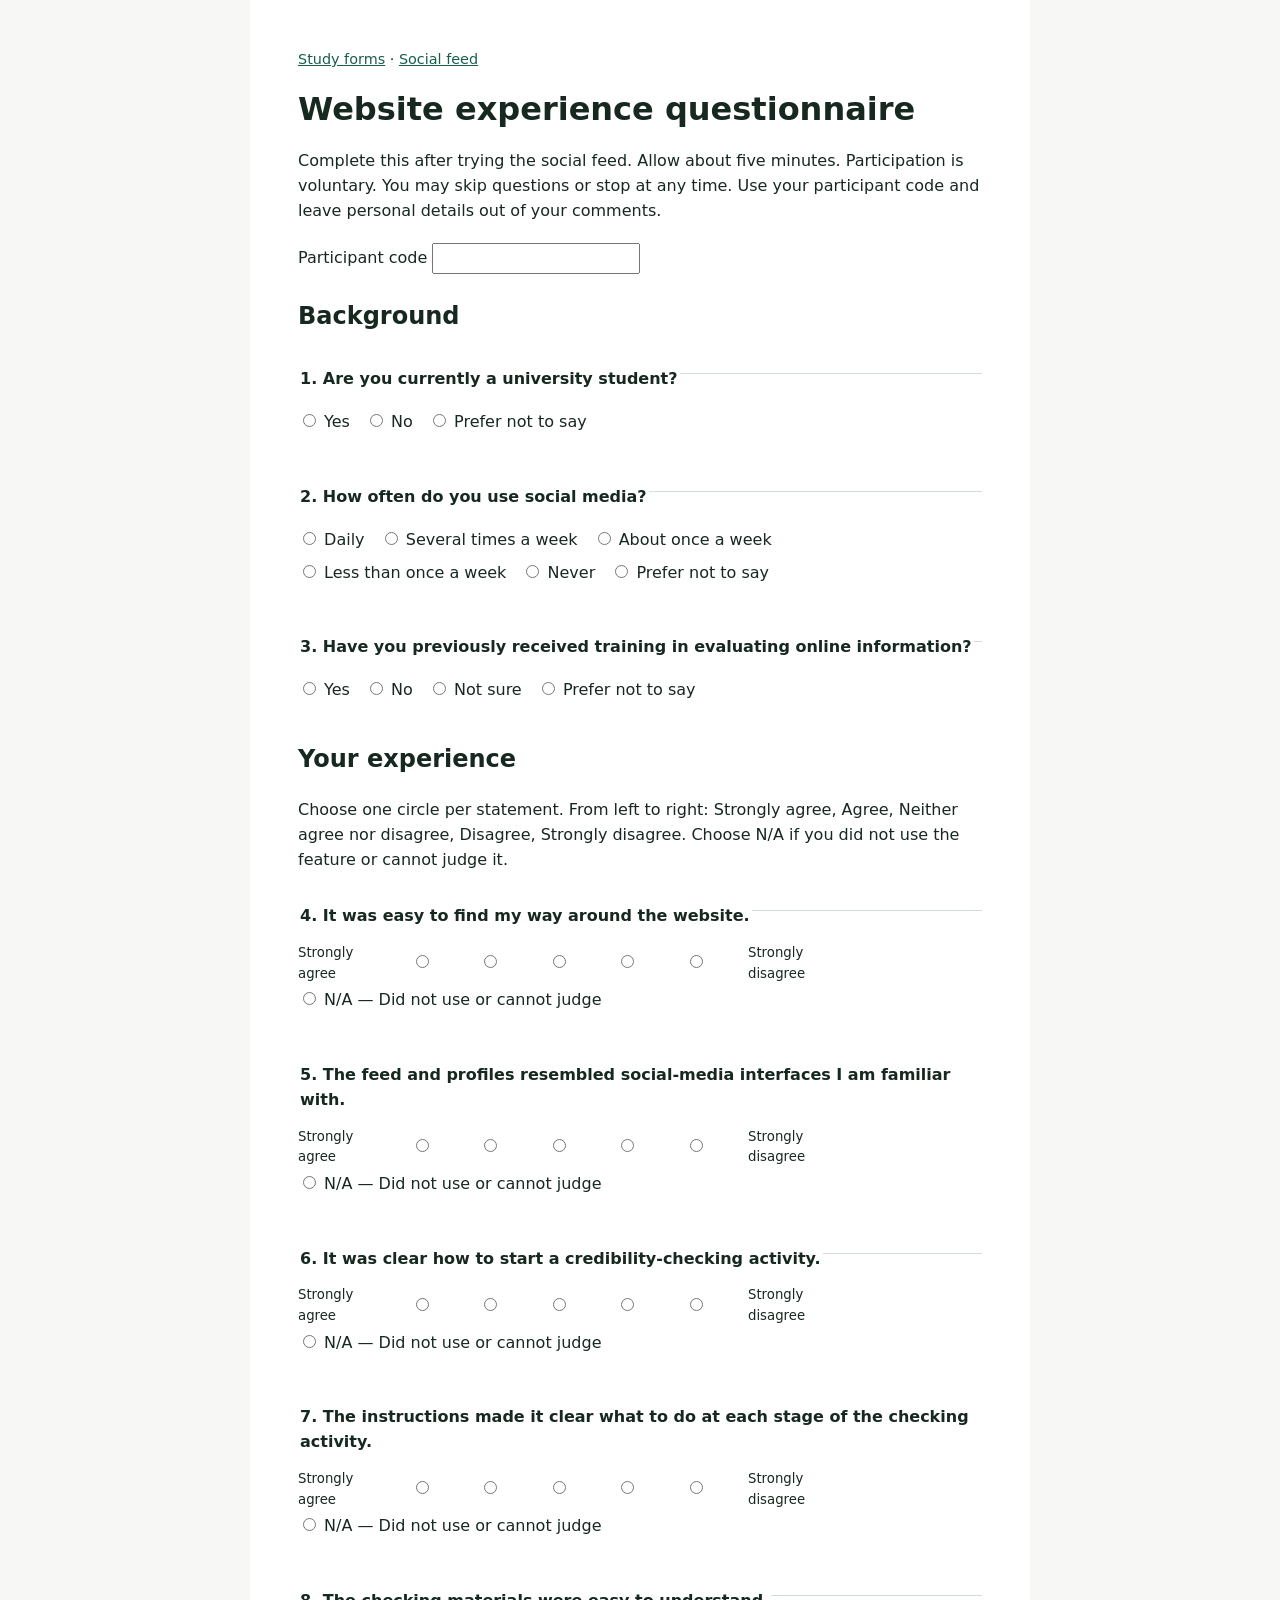
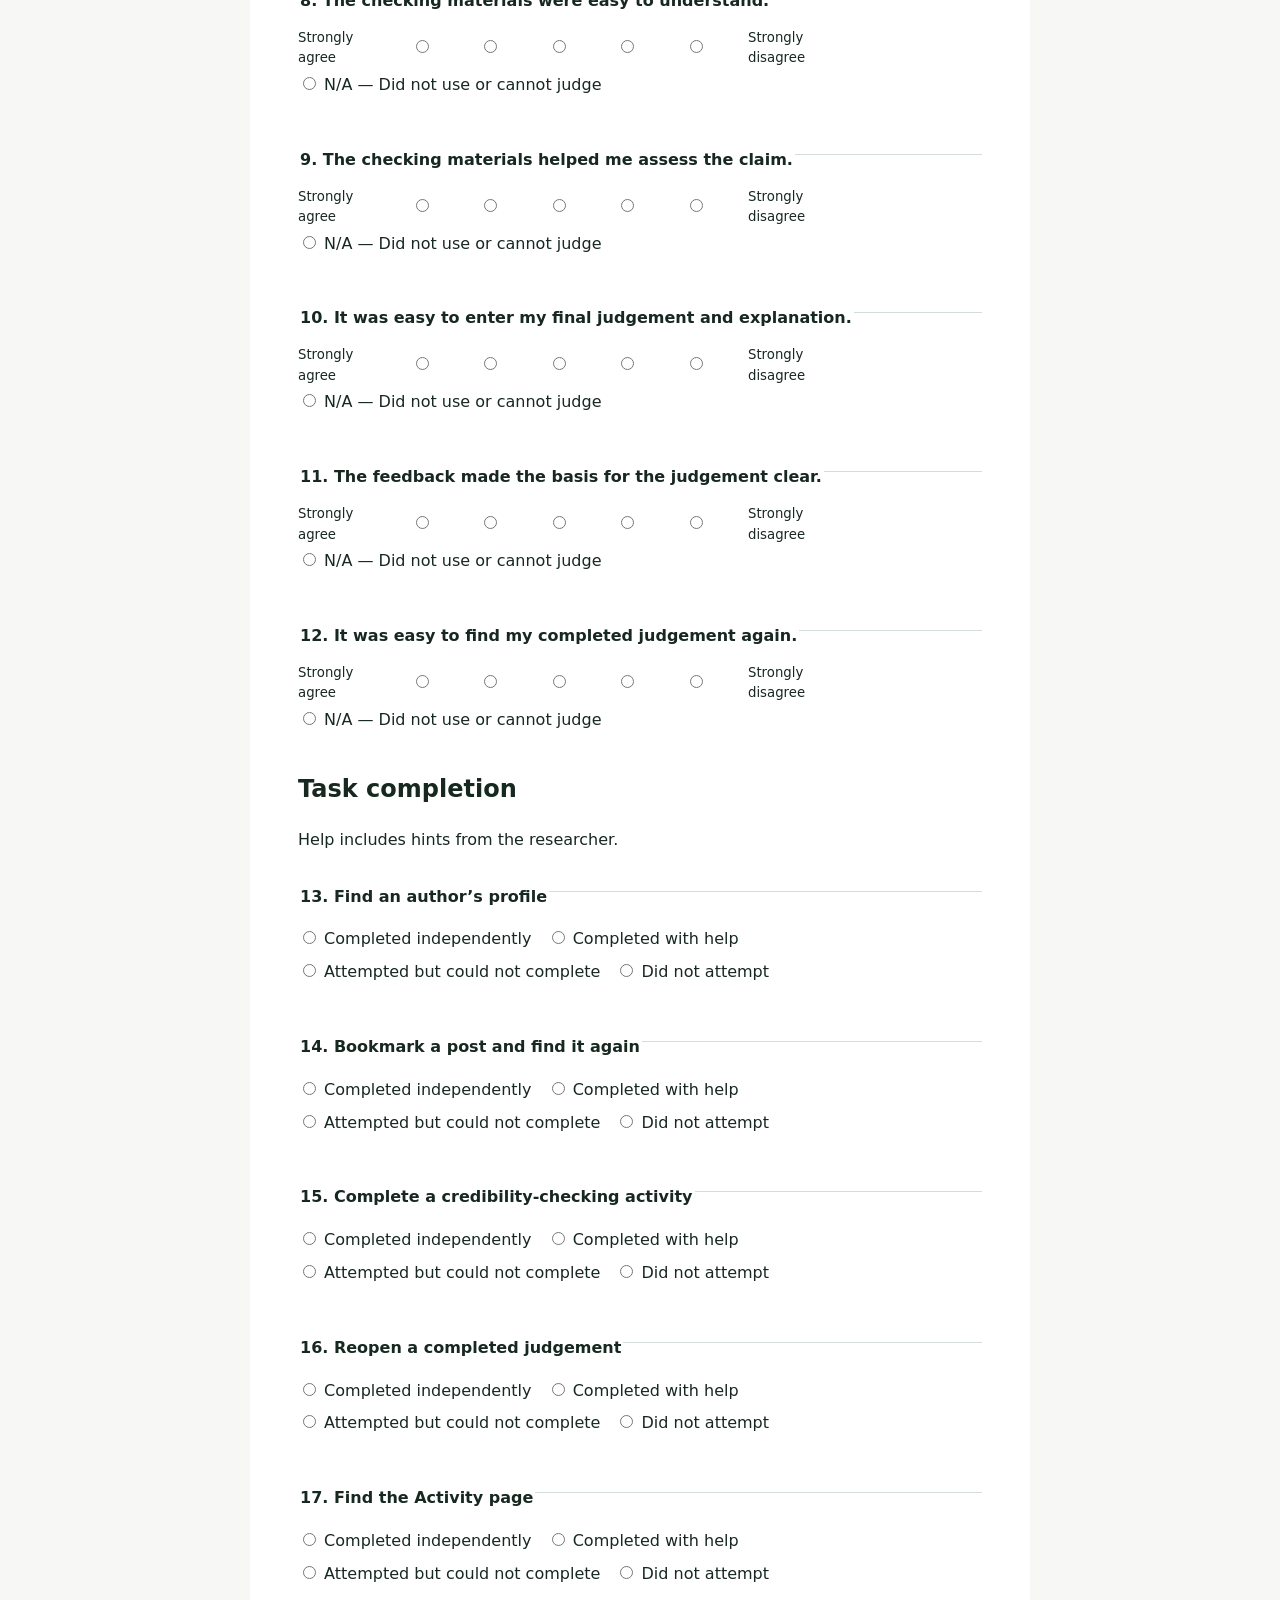
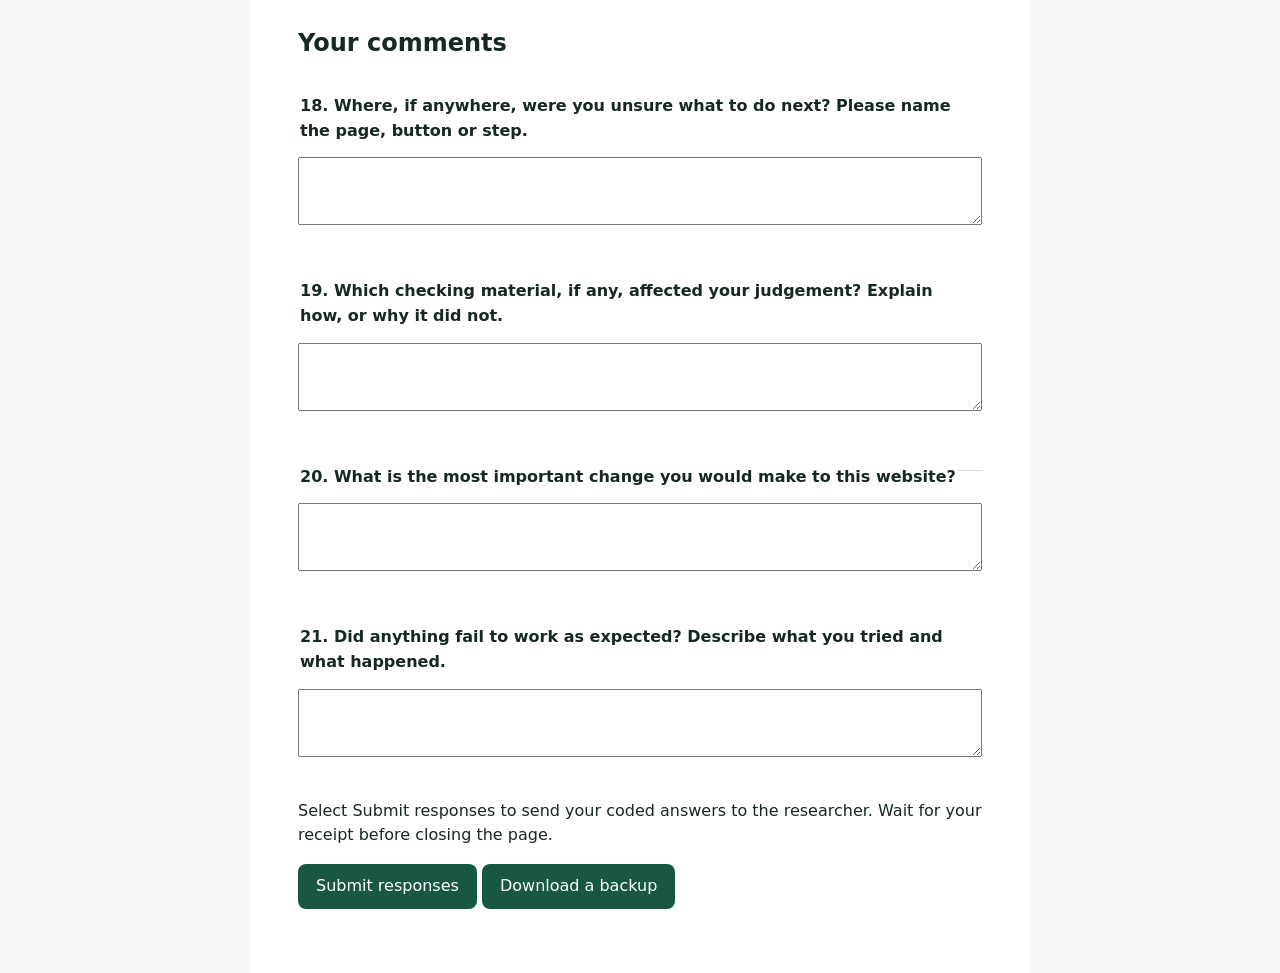
<file: study/questionnaire.html>
<!doctype html><html lang="en"><meta charset="utf-8"><meta name="viewport" content="width=device-width,initial-scale=1"><title>Credibility Lab · Experience questionnaire</title><link rel="stylesheet" href="study.css"><main><nav><a href="./">Study forms</a> · <a href="../#home">Social feed</a></nav><h1>Website experience questionnaire</h1><p>Complete this after trying the social feed. Allow about five minutes. Participation is voluntary. You may skip questions or stop at any time. Use your participant code and leave personal details out of your comments.</p><label>Participant code <input id="code" maxlength="32"></label><h2>Background</h2><fieldset><legend>1. Are you currently a university student?</legend><label title="Yes"><input type="radio" name="q1" aria-label="Yes" value="Yes"> Yes</label> <label title="No"><input type="radio" name="q1" aria-label="No" value="No"> No</label> <label title="Prefer not to say"><input type="radio" name="q1" aria-label="Prefer not to say" value="Prefer not to say"> Prefer not to say</label></fieldset><fieldset><legend>2. How often do you use social media?</legend><label title="Daily"><input type="radio" name="q2" aria-label="Daily" value="Daily"> Daily</label> <label title="Several times a week"><input type="radio" name="q2" aria-label="Several times a week" value="Several times a week"> Several times a week</label> <label title="About once a week"><input type="radio" name="q2" aria-label="About once a week" value="About once a week"> About once a week</label> <label title="Less than once a week"><input type="radio" name="q2" aria-label="Less than once a week" value="Less than once a week"> Less than once a week</label> <label title="Never"><input type="radio" name="q2" aria-label="Never" value="Never"> Never</label> <label title="Prefer not to say"><input type="radio" name="q2" aria-label="Prefer not to say" value="Prefer not to say"> Prefer not to say</label></fieldset><fieldset><legend>3. Have you previously received training in evaluating online information?</legend><label title="Yes"><input type="radio" name="q3" aria-label="Yes" value="Yes"> Yes</label> <label title="No"><input type="radio" name="q3" aria-label="No" value="No"> No</label> <label title="Not sure"><input type="radio" name="q3" aria-label="Not sure" value="Not sure"> Not sure</label> <label title="Prefer not to say"><input type="radio" name="q3" aria-label="Prefer not to say" value="Prefer not to say"> Prefer not to say</label></fieldset><h2>Your experience</h2><p>Choose one circle per statement. From left to right: Strongly agree, Agree, Neither agree nor disagree, Disagree, Strongly disagree. Choose N/A if you did not use the feature or cannot judge it.</p><fieldset><legend>4. It was easy to find my way around the website.</legend><div class="scale"><span>Strongly agree</span><label title="Strongly agree"><input type="radio" name="q4" aria-label="Strongly agree" value="Strongly agree"> </label><label title="Agree"><input type="radio" name="q4" aria-label="Agree" value="Agree"> </label><label title="Neither agree nor disagree"><input type="radio" name="q4" aria-label="Neither agree nor disagree" value="Neither agree nor disagree"> </label><label title="Disagree"><input type="radio" name="q4" aria-label="Disagree" value="Disagree"> </label><label title="Strongly disagree"><input type="radio" name="q4" aria-label="Strongly disagree" value="Strongly disagree"> </label><span>Strongly disagree</span></div><label title="N/A — Did not use or cannot judge"><input type="radio" name="q4" aria-label="N/A — Did not use or cannot judge" value="N/A — Did not use or cannot judge"> N/A — Did not use or cannot judge</label></fieldset><fieldset><legend>5. The feed and profiles resembled social-media interfaces I am familiar with.</legend><div class="scale"><span>Strongly agree</span><label title="Strongly agree"><input type="radio" name="q5" aria-label="Strongly agree" value="Strongly agree"> </label><label title="Agree"><input type="radio" name="q5" aria-label="Agree" value="Agree"> </label><label title="Neither agree nor disagree"><input type="radio" name="q5" aria-label="Neither agree nor disagree" value="Neither agree nor disagree"> </label><label title="Disagree"><input type="radio" name="q5" aria-label="Disagree" value="Disagree"> </label><label title="Strongly disagree"><input type="radio" name="q5" aria-label="Strongly disagree" value="Strongly disagree"> </label><span>Strongly disagree</span></div><label title="N/A — Did not use or cannot judge"><input type="radio" name="q5" aria-label="N/A — Did not use or cannot judge" value="N/A — Did not use or cannot judge"> N/A — Did not use or cannot judge</label></fieldset><fieldset><legend>6. It was clear how to start a credibility-checking activity.</legend><div class="scale"><span>Strongly agree</span><label title="Strongly agree"><input type="radio" name="q6" aria-label="Strongly agree" value="Strongly agree"> </label><label title="Agree"><input type="radio" name="q6" aria-label="Agree" value="Agree"> </label><label title="Neither agree nor disagree"><input type="radio" name="q6" aria-label="Neither agree nor disagree" value="Neither agree nor disagree"> </label><label title="Disagree"><input type="radio" name="q6" aria-label="Disagree" value="Disagree"> </label><label title="Strongly disagree"><input type="radio" name="q6" aria-label="Strongly disagree" value="Strongly disagree"> </label><span>Strongly disagree</span></div><label title="N/A — Did not use or cannot judge"><input type="radio" name="q6" aria-label="N/A — Did not use or cannot judge" value="N/A — Did not use or cannot judge"> N/A — Did not use or cannot judge</label></fieldset><fieldset><legend>7. The instructions made it clear what to do at each stage of the checking activity.</legend><div class="scale"><span>Strongly agree</span><label title="Strongly agree"><input type="radio" name="q7" aria-label="Strongly agree" value="Strongly agree"> </label><label title="Agree"><input type="radio" name="q7" aria-label="Agree" value="Agree"> </label><label title="Neither agree nor disagree"><input type="radio" name="q7" aria-label="Neither agree nor disagree" value="Neither agree nor disagree"> </label><label title="Disagree"><input type="radio" name="q7" aria-label="Disagree" value="Disagree"> </label><label title="Strongly disagree"><input type="radio" name="q7" aria-label="Strongly disagree" value="Strongly disagree"> </label><span>Strongly disagree</span></div><label title="N/A — Did not use or cannot judge"><input type="radio" name="q7" aria-label="N/A — Did not use or cannot judge" value="N/A — Did not use or cannot judge"> N/A — Did not use or cannot judge</label></fieldset><fieldset><legend>8. The checking materials were easy to understand.</legend><div class="scale"><span>Strongly agree</span><label title="Strongly agree"><input type="radio" name="q8" aria-label="Strongly agree" value="Strongly agree"> </label><label title="Agree"><input type="radio" name="q8" aria-label="Agree" value="Agree"> </label><label title="Neither agree nor disagree"><input type="radio" name="q8" aria-label="Neither agree nor disagree" value="Neither agree nor disagree"> </label><label title="Disagree"><input type="radio" name="q8" aria-label="Disagree" value="Disagree"> </label><label title="Strongly disagree"><input type="radio" name="q8" aria-label="Strongly disagree" value="Strongly disagree"> </label><span>Strongly disagree</span></div><label title="N/A — Did not use or cannot judge"><input type="radio" name="q8" aria-label="N/A — Did not use or cannot judge" value="N/A — Did not use or cannot judge"> N/A — Did not use or cannot judge</label></fieldset><fieldset><legend>9. The checking materials helped me assess the claim.</legend><div class="scale"><span>Strongly agree</span><label title="Strongly agree"><input type="radio" name="q9" aria-label="Strongly agree" value="Strongly agree"> </label><label title="Agree"><input type="radio" name="q9" aria-label="Agree" value="Agree"> </label><label title="Neither agree nor disagree"><input type="radio" name="q9" aria-label="Neither agree nor disagree" value="Neither agree nor disagree"> </label><label title="Disagree"><input type="radio" name="q9" aria-label="Disagree" value="Disagree"> </label><label title="Strongly disagree"><input type="radio" name="q9" aria-label="Strongly disagree" value="Strongly disagree"> </label><span>Strongly disagree</span></div><label title="N/A — Did not use or cannot judge"><input type="radio" name="q9" aria-label="N/A — Did not use or cannot judge" value="N/A — Did not use or cannot judge"> N/A — Did not use or cannot judge</label></fieldset><fieldset><legend>10. It was easy to enter my final judgement and explanation.</legend><div class="scale"><span>Strongly agree</span><label title="Strongly agree"><input type="radio" name="q10" aria-label="Strongly agree" value="Strongly agree"> </label><label title="Agree"><input type="radio" name="q10" aria-label="Agree" value="Agree"> </label><label title="Neither agree nor disagree"><input type="radio" name="q10" aria-label="Neither agree nor disagree" value="Neither agree nor disagree"> </label><label title="Disagree"><input type="radio" name="q10" aria-label="Disagree" value="Disagree"> </label><label title="Strongly disagree"><input type="radio" name="q10" aria-label="Strongly disagree" value="Strongly disagree"> </label><span>Strongly disagree</span></div><label title="N/A — Did not use or cannot judge"><input type="radio" name="q10" aria-label="N/A — Did not use or cannot judge" value="N/A — Did not use or cannot judge"> N/A — Did not use or cannot judge</label></fieldset><fieldset><legend>11. The feedback made the basis for the judgement clear.</legend><div class="scale"><span>Strongly agree</span><label title="Strongly agree"><input type="radio" name="q11" aria-label="Strongly agree" value="Strongly agree"> </label><label title="Agree"><input type="radio" name="q11" aria-label="Agree" value="Agree"> </label><label title="Neither agree nor disagree"><input type="radio" name="q11" aria-label="Neither agree nor disagree" value="Neither agree nor disagree"> </label><label title="Disagree"><input type="radio" name="q11" aria-label="Disagree" value="Disagree"> </label><label title="Strongly disagree"><input type="radio" name="q11" aria-label="Strongly disagree" value="Strongly disagree"> </label><span>Strongly disagree</span></div><label title="N/A — Did not use or cannot judge"><input type="radio" name="q11" aria-label="N/A — Did not use or cannot judge" value="N/A — Did not use or cannot judge"> N/A — Did not use or cannot judge</label></fieldset><fieldset><legend>12. It was easy to find my completed judgement again.</legend><div class="scale"><span>Strongly agree</span><label title="Strongly agree"><input type="radio" name="q12" aria-label="Strongly agree" value="Strongly agree"> </label><label title="Agree"><input type="radio" name="q12" aria-label="Agree" value="Agree"> </label><label title="Neither agree nor disagree"><input type="radio" name="q12" aria-label="Neither agree nor disagree" value="Neither agree nor disagree"> </label><label title="Disagree"><input type="radio" name="q12" aria-label="Disagree" value="Disagree"> </label><label title="Strongly disagree"><input type="radio" name="q12" aria-label="Strongly disagree" value="Strongly disagree"> </label><span>Strongly disagree</span></div><label title="N/A — Did not use or cannot judge"><input type="radio" name="q12" aria-label="N/A — Did not use or cannot judge" value="N/A — Did not use or cannot judge"> N/A — Did not use or cannot judge</label></fieldset><h2>Task completion</h2><p>Help includes hints from the researcher.</p><fieldset><legend>13. Find an author’s profile</legend><label title="Completed independently"><input type="radio" name="q13" aria-label="Completed independently" value="Completed independently"> Completed independently</label> <label title="Completed with help"><input type="radio" name="q13" aria-label="Completed with help" value="Completed with help"> Completed with help</label> <label title="Attempted but could not complete"><input type="radio" name="q13" aria-label="Attempted but could not complete" value="Attempted but could not complete"> Attempted but could not complete</label> <label title="Did not attempt"><input type="radio" name="q13" aria-label="Did not attempt" value="Did not attempt"> Did not attempt</label></fieldset><fieldset><legend>14. Bookmark a post and find it again</legend><label title="Completed independently"><input type="radio" name="q14" aria-label="Completed independently" value="Completed independently"> Completed independently</label> <label title="Completed with help"><input type="radio" name="q14" aria-label="Completed with help" value="Completed with help"> Completed with help</label> <label title="Attempted but could not complete"><input type="radio" name="q14" aria-label="Attempted but could not complete" value="Attempted but could not complete"> Attempted but could not complete</label> <label title="Did not attempt"><input type="radio" name="q14" aria-label="Did not attempt" value="Did not attempt"> Did not attempt</label></fieldset><fieldset><legend>15. Complete a credibility-checking activity</legend><label title="Completed independently"><input type="radio" name="q15" aria-label="Completed independently" value="Completed independently"> Completed independently</label> <label title="Completed with help"><input type="radio" name="q15" aria-label="Completed with help" value="Completed with help"> Completed with help</label> <label title="Attempted but could not complete"><input type="radio" name="q15" aria-label="Attempted but could not complete" value="Attempted but could not complete"> Attempted but could not complete</label> <label title="Did not attempt"><input type="radio" name="q15" aria-label="Did not attempt" value="Did not attempt"> Did not attempt</label></fieldset><fieldset><legend>16. Reopen a completed judgement</legend><label title="Completed independently"><input type="radio" name="q16" aria-label="Completed independently" value="Completed independently"> Completed independently</label> <label title="Completed with help"><input type="radio" name="q16" aria-label="Completed with help" value="Completed with help"> Completed with help</label> <label title="Attempted but could not complete"><input type="radio" name="q16" aria-label="Attempted but could not complete" value="Attempted but could not complete"> Attempted but could not complete</label> <label title="Did not attempt"><input type="radio" name="q16" aria-label="Did not attempt" value="Did not attempt"> Did not attempt</label></fieldset><fieldset><legend>17. Find the Activity page</legend><label title="Completed independently"><input type="radio" name="q17" aria-label="Completed independently" value="Completed independently"> Completed independently</label> <label title="Completed with help"><input type="radio" name="q17" aria-label="Completed with help" value="Completed with help"> Completed with help</label> <label title="Attempted but could not complete"><input type="radio" name="q17" aria-label="Attempted but could not complete" value="Attempted but could not complete"> Attempted but could not complete</label> <label title="Did not attempt"><input type="radio" name="q17" aria-label="Did not attempt" value="Did not attempt"> Did not attempt</label></fieldset><h2>Your comments</h2><fieldset><legend>18. Where, if anywhere, were you unsure what to do next? Please name the page, button or step.</legend><textarea aria-label="Where, if anywhere, were you unsure what to do next? Please name the page, button or step." name="q18"></textarea></fieldset><fieldset><legend>19. Which checking material, if any, affected your judgement? Explain how, or why it did not.</legend><textarea aria-label="Which checking material, if any, affected your judgement? Explain how, or why it did not." name="q19"></textarea></fieldset><fieldset><legend>20. What is the most important change you would make to this website?</legend><textarea aria-label="What is the most important change you would make to this website?" name="q20"></textarea></fieldset><fieldset><legend>21. Did anything fail to work as expected? Describe what you tried and what happened.</legend><textarea aria-label="Did anything fail to work as expected? Describe what you tried and what happened." name="q21"></textarea></fieldset><p>Select Submit responses to send your coded answers to the researcher. Wait for your receipt before closing the page.</p><button type="button" id="submit">Submit responses</button> <button type="button" id="backup">Download a backup</button><p id="status" role="status"></p></main><script src="submission.js"></script><script>
enableStudySubmission(() => {
 const participant = document.querySelector('#code').value.trim();
 const status = document.querySelector('#status');
 if (!/^[a-z0-9_-]{1,32}$/i.test(participant)) {status.textContent='Enter your participant code first.';return;}
 const answers = {};
 for (let i=1;i<=21;i++) {
   const field = document.querySelector('input[name=q'+i+']:checked, textarea[name=q'+i+']');
   answers['Q'+i] = field?.value.trim() || null;
 }
 return {data:{participant,questionnaire:'Credibility Lab Pilot v1.2 web',answers},filename:participant+'-questionnaire.json'};
});
</script></html>
</file>
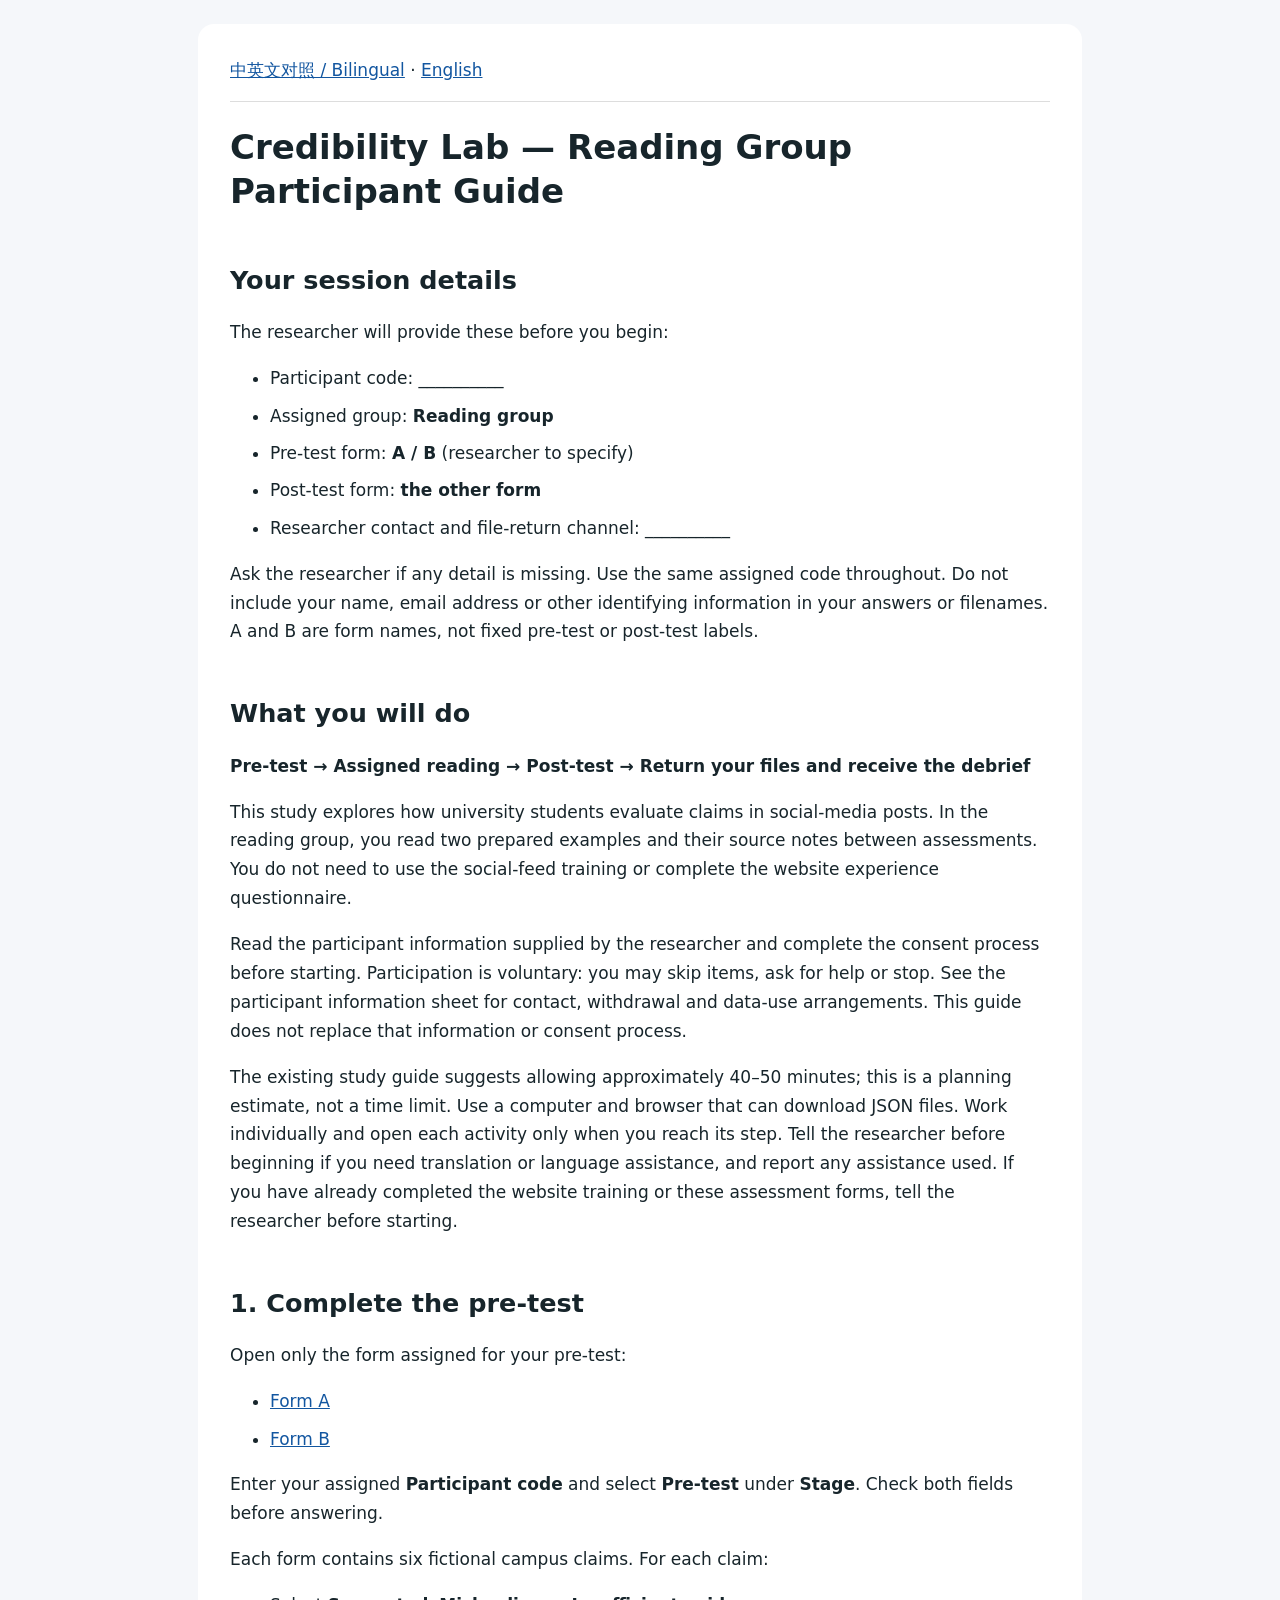
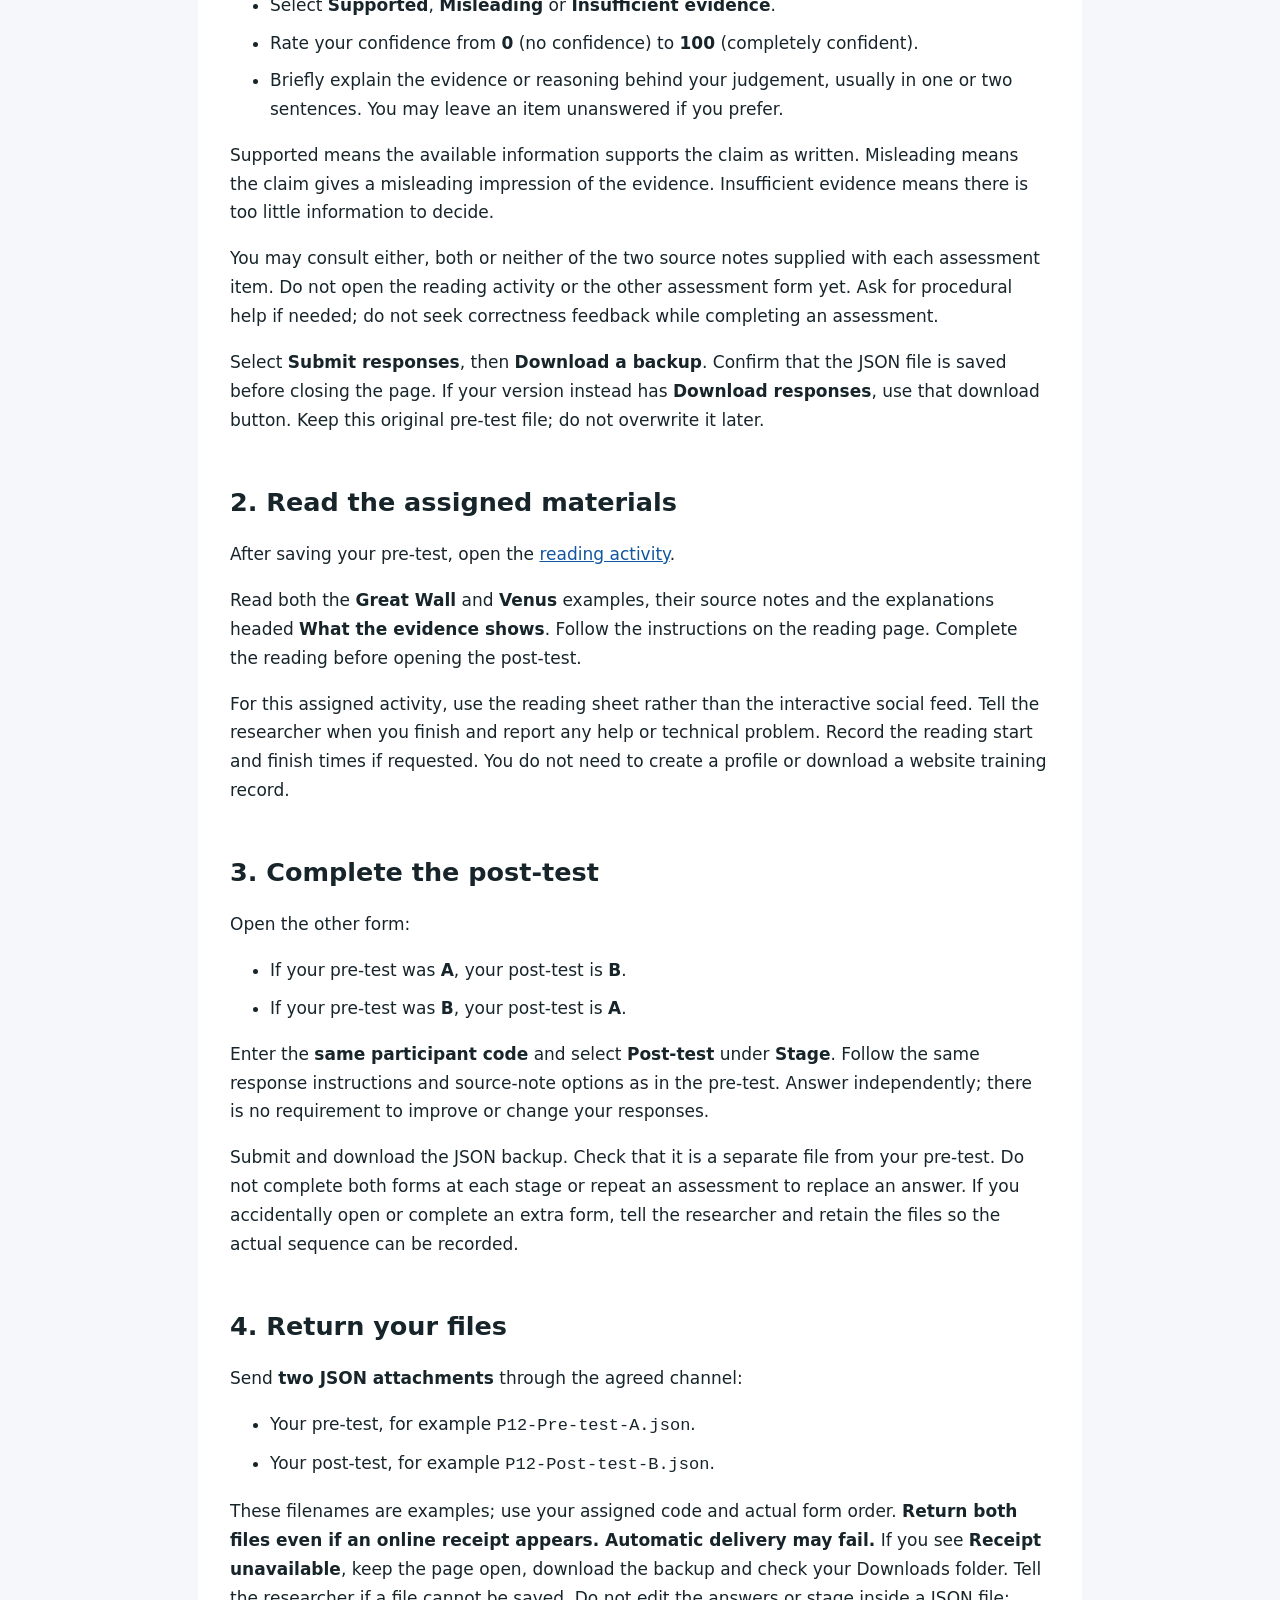
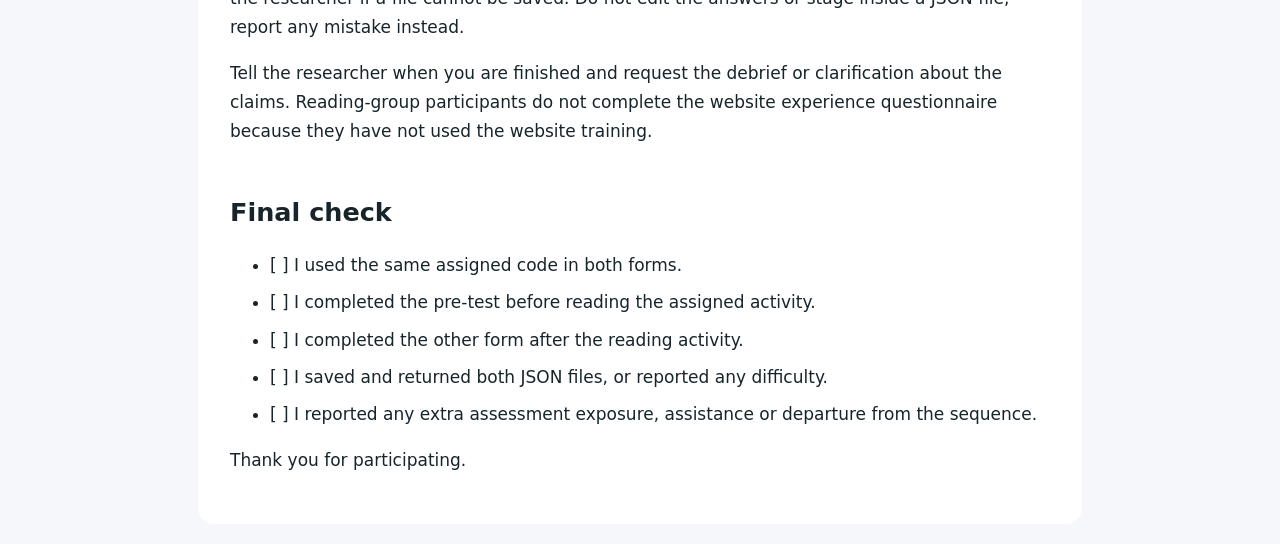
<file: study/reading-guide-en.html>
<!doctype html><html lang="en"><head><meta charset="utf-8"><meta name="viewport" content="width=device-width,initial-scale=1"><title>Credibility Lab — Reading group guide</title><style>body{font:17px/1.7 system-ui,sans-serif;background:#f5f7fa;color:#17252b;margin:0}main{max-width:820px;margin:24px auto;background:white;padding:32px;border-radius:16px}h1,h2,h3{line-height:1.3}h2{margin-top:2em}a{color:#1256a0}li{margin:.5em 0}code{overflow-wrap:anywhere}nav{border-bottom:1px solid #ddd;padding-bottom:16px}@media(max-width:600px){main{margin:0;padding:20px;border-radius:0}}</style></head><body><main><nav><a href="reading-guide.html">中英文对照 / Bilingual</a> · <a href="reading-guide-en.html">English</a></nav><h1>Credibility Lab — Reading Group Participant Guide</h1><h2>Your session details</h2><p>The researcher will provide these before you begin:</p><ul><li>Participant code: __________</li><li>Assigned group: <strong>Reading group</strong></li><li>Pre-test form: <strong>A / B</strong> (researcher to specify)</li><li>Post-test form: <strong>the other form</strong></li><li>Researcher contact and file-return channel: __________</li></ul><p>Ask the researcher if any detail is missing. Use the same assigned code throughout. Do not include your name, email address or other identifying information in your answers or filenames. A and B are form names, not fixed pre-test or post-test labels.</p><h2>What you will do</h2><p><strong>Pre-test → Assigned reading → Post-test → Return your files and receive the debrief</strong></p><p>This study explores how university students evaluate claims in social-media posts. In the reading group, you read two prepared examples and their source notes between assessments. You do not need to use the social-feed training or complete the website experience questionnaire.</p><p>Read the participant information supplied by the researcher and complete the consent process before starting. Participation is voluntary: you may skip items, ask for help or stop. See the participant information sheet for contact, withdrawal and data-use arrangements. This guide does not replace that information or consent process.</p><p>The existing study guide suggests allowing approximately 40–50 minutes; this is a planning estimate, not a time limit. Use a computer and browser that can download JSON files. Work individually and open each activity only when you reach its step. Tell the researcher before beginning if you need translation or language assistance, and report any assistance used. If you have already completed the website training or these assessment forms, tell the researcher before starting.</p><h2>1. Complete the pre-test</h2><p>Open only the form assigned for your pre-test:</p><ul><li><a href="./Form-A.html">Form A</a></li><li><a href="./Form-B.html">Form B</a></li></ul><p>Enter your assigned <strong>Participant code</strong> and select <strong>Pre-test</strong> under <strong>Stage</strong>. Check both fields before answering.</p><p>Each form contains six fictional campus claims. For each claim:</p><ul><li>Select <strong>Supported</strong>, <strong>Misleading</strong> or <strong>Insufficient evidence</strong>.</li><li>Rate your confidence from <strong>0</strong> (no confidence) to <strong>100</strong> (completely confident).</li><li>Briefly explain the evidence or reasoning behind your judgement, usually in one or two sentences. You may leave an item unanswered if you prefer.</li></ul><p>Supported means the available information supports the claim as written. Misleading means the claim gives a misleading impression of the evidence. Insufficient evidence means there is too little information to decide.</p><p>You may consult either, both or neither of the two source notes supplied with each assessment item. Do not open the reading activity or the other assessment form yet. Ask for procedural help if needed; do not seek correctness feedback while completing an assessment.</p><p>Select <strong>Submit responses</strong>, then <strong>Download a backup</strong>. Confirm that the JSON file is saved before closing the page. If your version instead has <strong>Download responses</strong>, use that download button. Keep this original pre-test file; do not overwrite it later.</p><h2>2. Read the assigned materials</h2><p>After saving your pre-test, open the <a href="./static-reading.html">reading activity</a>.</p><p>Read both the <strong>Great Wall</strong> and <strong>Venus</strong> examples, their source notes and the explanations headed <strong>What the evidence shows</strong>. Follow the instructions on the reading page. Complete the reading before opening the post-test.</p><p>For this assigned activity, use the reading sheet rather than the interactive social feed. Tell the researcher when you finish and report any help or technical problem. Record the reading start and finish times if requested. You do not need to create a profile or download a website training record.</p><h2>3. Complete the post-test</h2><p>Open the other form:</p><ul><li>If your pre-test was <strong>A</strong>, your post-test is <strong>B</strong>.</li><li>If your pre-test was <strong>B</strong>, your post-test is <strong>A</strong>.</li></ul><p>Enter the <strong>same participant code</strong> and select <strong>Post-test</strong> under <strong>Stage</strong>. Follow the same response instructions and source-note options as in the pre-test. Answer independently; there is no requirement to improve or change your responses.</p><p>Submit and download the JSON backup. Check that it is a separate file from your pre-test. Do not complete both forms at each stage or repeat an assessment to replace an answer. If you accidentally open or complete an extra form, tell the researcher and retain the files so the actual sequence can be recorded.</p><h2>4. Return your files</h2><p>Send <strong>two JSON attachments</strong> through the agreed channel:</p><ul><li>Your pre-test, for example <code>P12-Pre-test-A.json</code>.</li><li>Your post-test, for example <code>P12-Post-test-B.json</code>.</li></ul><p>These filenames are examples; use your assigned code and actual form order. <strong>Return both files even if an online receipt appears. Automatic delivery may fail.</strong> If you see <strong>Receipt unavailable</strong>, keep the page open, download the backup and check your Downloads folder. Tell the researcher if a file cannot be saved. Do not edit the answers or stage inside a JSON file; report any mistake instead.</p><p>Tell the researcher when you are finished and request the debrief or clarification about the claims. Reading-group participants do not complete the website experience questionnaire because they have not used the website training.</p><h2>Final check</h2><ul><li>[ ] I used the same assigned code in both forms.</li><li>[ ] I completed the pre-test before reading the assigned activity.</li><li>[ ] I completed the other form after the reading activity.</li><li>[ ] I saved and returned both JSON files, or reported any difficulty.</li><li>[ ] I reported any extra assessment exposure, assistance or departure from the sequence.</li></ul><p>Thank you for participating.</p></main></body></html>
</file>
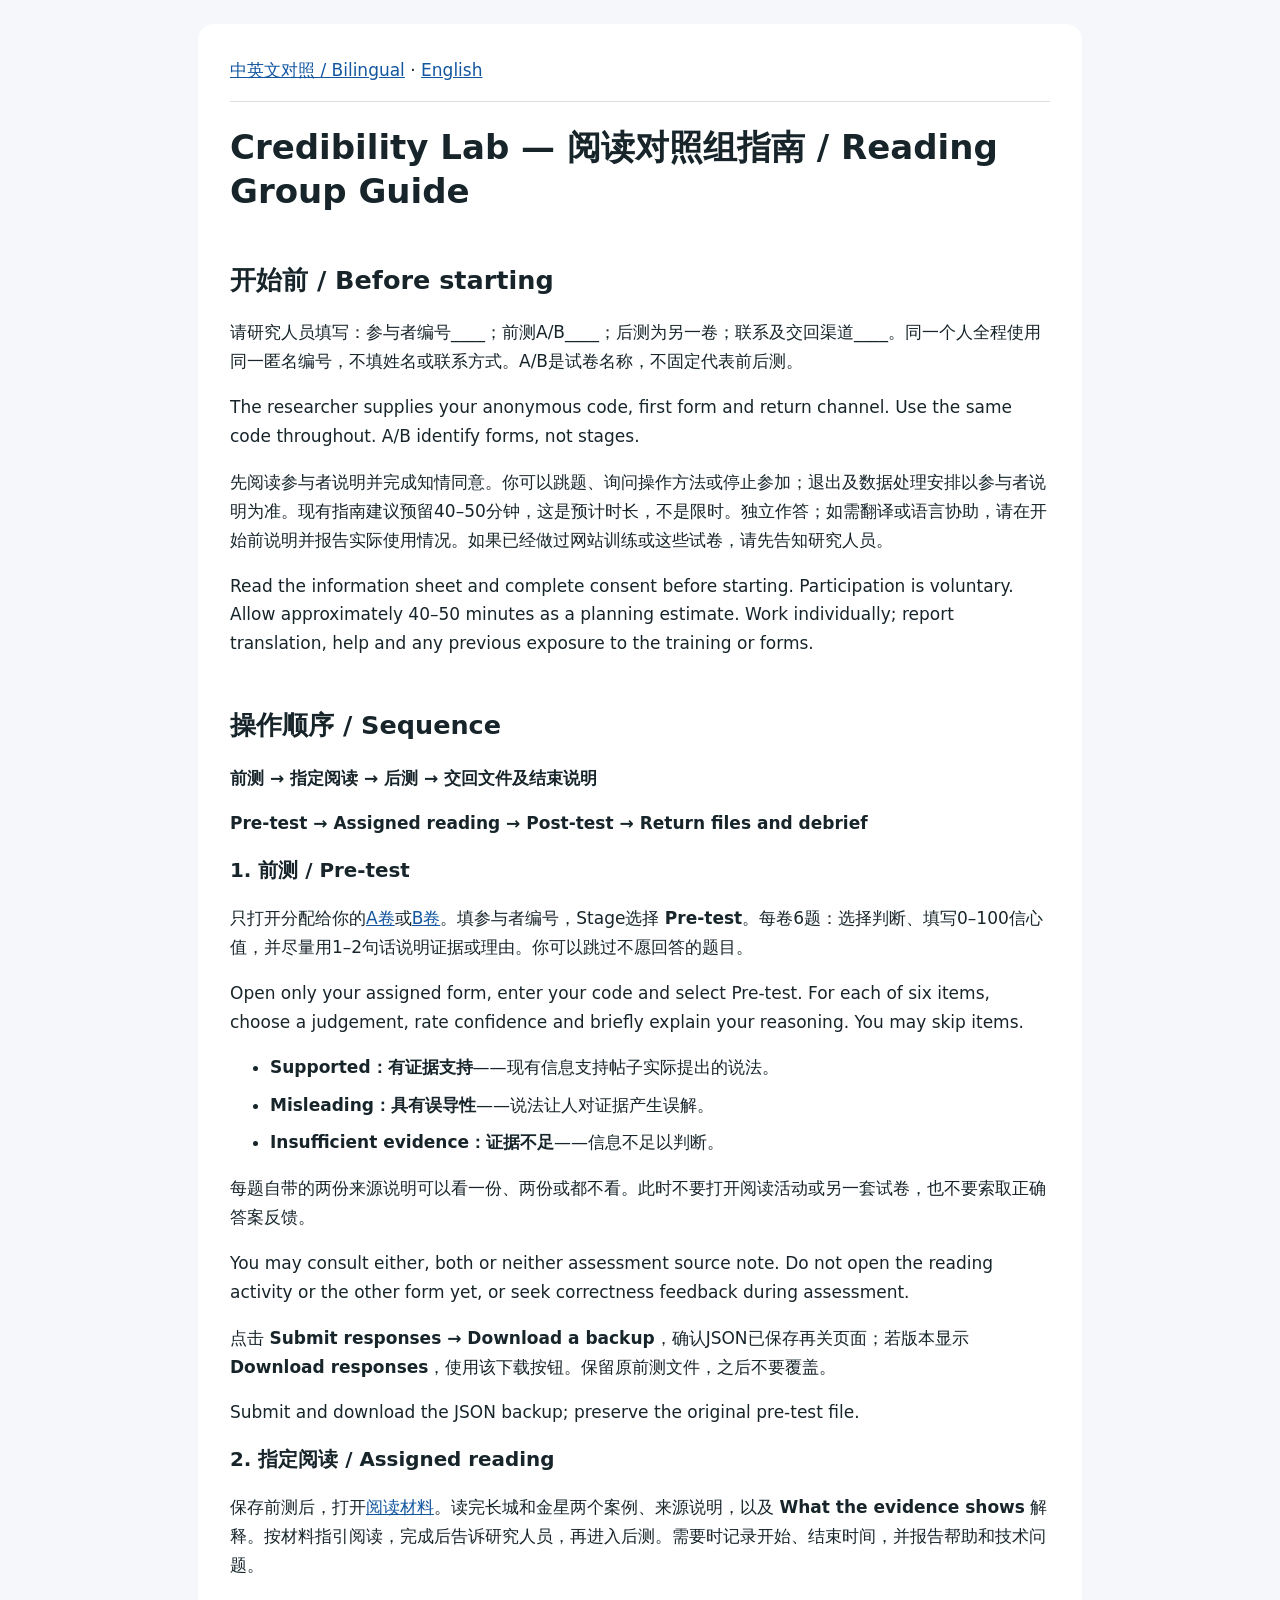
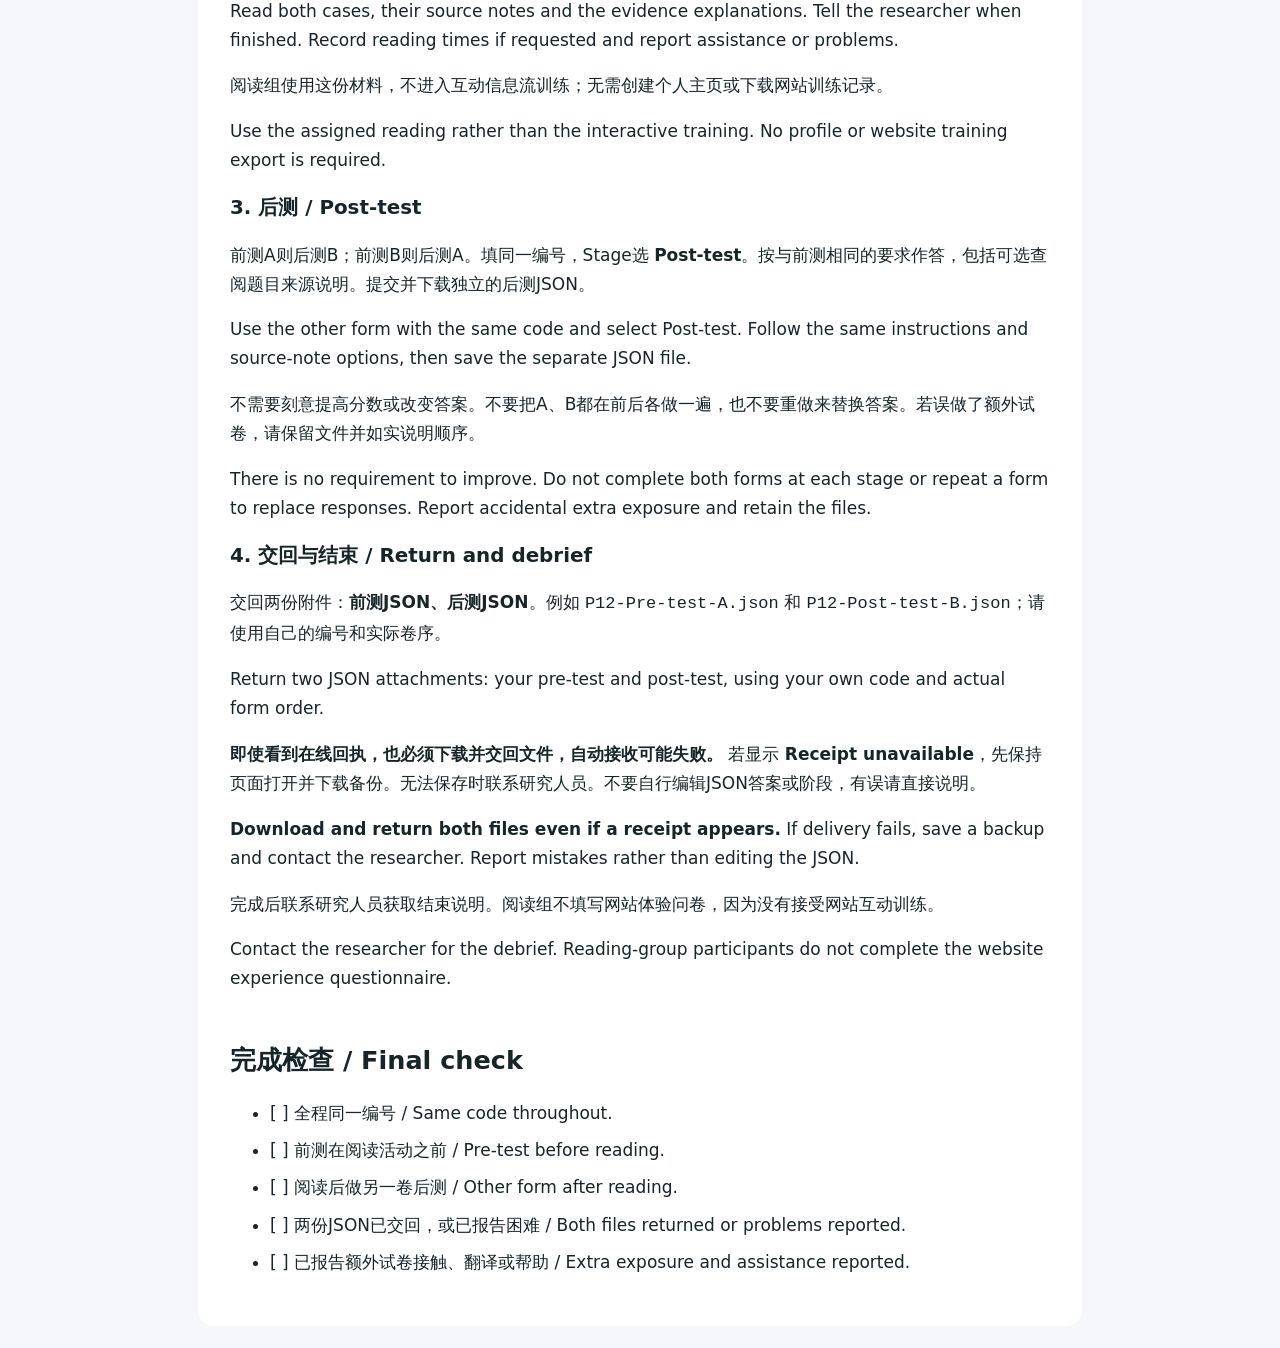
<file: study/reading-guide.html>
<!doctype html><html lang="zh-CN"><head><meta charset="utf-8"><meta name="viewport" content="width=device-width,initial-scale=1"><title>Credibility Lab — Reading group guide</title><style>body{font:17px/1.7 system-ui,sans-serif;background:#f5f7fa;color:#17252b;margin:0}main{max-width:820px;margin:24px auto;background:white;padding:32px;border-radius:16px}h1,h2,h3{line-height:1.3}h2{margin-top:2em}a{color:#1256a0}li{margin:.5em 0}code{overflow-wrap:anywhere}nav{border-bottom:1px solid #ddd;padding-bottom:16px}@media(max-width:600px){main{margin:0;padding:20px;border-radius:0}}</style></head><body><main><nav><a href="reading-guide.html">中英文对照 / Bilingual</a> · <a href="reading-guide-en.html">English</a></nav><h1>Credibility Lab — 阅读对照组指南 / Reading Group Guide</h1><h2>开始前 / Before starting</h2><p>请研究人员填写：参与者编号____；前测A/B____；后测为另一卷；联系及交回渠道____。同一个人全程使用同一匿名编号，不填姓名或联系方式。A/B是试卷名称，不固定代表前后测。</p><p>The researcher supplies your anonymous code, first form and return channel. Use the same code throughout. A/B identify forms, not stages.</p><p>先阅读参与者说明并完成知情同意。你可以跳题、询问操作方法或停止参加；退出及数据处理安排以参与者说明为准。现有指南建议预留40–50分钟，这是预计时长，不是限时。独立作答；如需翻译或语言协助，请在开始前说明并报告实际使用情况。如果已经做过网站训练或这些试卷，请先告知研究人员。</p><p>Read the information sheet and complete consent before starting. Participation is voluntary. Allow approximately 40–50 minutes as a planning estimate. Work individually; report translation, help and any previous exposure to the training or forms.</p><h2>操作顺序 / Sequence</h2><p><strong>前测 → 指定阅读 → 后测 → 交回文件及结束说明</strong></p><p><strong>Pre-test → Assigned reading → Post-test → Return files and debrief</strong></p><h3>1. 前测 / Pre-test</h3><p>只打开分配给你的<a href="./Form-A.html">A卷</a>或<a href="./Form-B.html">B卷</a>。填参与者编号，Stage选择 <strong>Pre-test</strong>。每卷6题：选择判断、填写0–100信心值，并尽量用1–2句话说明证据或理由。你可以跳过不愿回答的题目。</p><p>Open only your assigned form, enter your code and select Pre-test. For each of six items, choose a judgement, rate confidence and briefly explain your reasoning. You may skip items.</p><ul><li><strong>Supported：有证据支持</strong>——现有信息支持帖子实际提出的说法。</li><li><strong>Misleading：具有误导性</strong>——说法让人对证据产生误解。</li><li><strong>Insufficient evidence：证据不足</strong>——信息不足以判断。</li></ul><p>每题自带的两份来源说明可以看一份、两份或都不看。此时不要打开阅读活动或另一套试卷，也不要索取正确答案反馈。</p><p>You may consult either, both or neither assessment source note. Do not open the reading activity or the other form yet, or seek correctness feedback during assessment.</p><p>点击 <strong>Submit responses → Download a backup</strong>，确认JSON已保存再关页面；若版本显示 <strong>Download responses</strong>，使用该下载按钮。保留原前测文件，之后不要覆盖。</p><p>Submit and download the JSON backup; preserve the original pre-test file.</p><h3>2. 指定阅读 / Assigned reading</h3><p>保存前测后，打开<a href="./static-reading.html">阅读材料</a>。读完长城和金星两个案例、来源说明，以及 <strong>What the evidence shows</strong> 解释。按材料指引阅读，完成后告诉研究人员，再进入后测。需要时记录开始、结束时间，并报告帮助和技术问题。</p><p>Read both cases, their source notes and the evidence explanations. Tell the researcher when finished. Record reading times if requested and report assistance or problems.</p><p>阅读组使用这份材料，不进入互动信息流训练；无需创建个人主页或下载网站训练记录。</p><p>Use the assigned reading rather than the interactive training. No profile or website training export is required.</p><h3>3. 后测 / Post-test</h3><p>前测A则后测B；前测B则后测A。填同一编号，Stage选 <strong>Post-test</strong>。按与前测相同的要求作答，包括可选查阅题目来源说明。提交并下载独立的后测JSON。</p><p>Use the other form with the same code and select Post-test. Follow the same instructions and source-note options, then save the separate JSON file.</p><p>不需要刻意提高分数或改变答案。不要把A、B都在前后各做一遍，也不要重做来替换答案。若误做了额外试卷，请保留文件并如实说明顺序。</p><p>There is no requirement to improve. Do not complete both forms at each stage or repeat a form to replace responses. Report accidental extra exposure and retain the files.</p><h3>4. 交回与结束 / Return and debrief</h3><p>交回两份附件：<strong>前测JSON、后测JSON</strong>。例如 <code>P12-Pre-test-A.json</code> 和 <code>P12-Post-test-B.json</code>；请使用自己的编号和实际卷序。</p><p>Return two JSON attachments: your pre-test and post-test, using your own code and actual form order.</p><p><strong>即使看到在线回执，也必须下载并交回文件，自动接收可能失败。</strong> 若显示 <strong>Receipt unavailable</strong>，先保持页面打开并下载备份。无法保存时联系研究人员。不要自行编辑JSON答案或阶段，有误请直接说明。</p><p><strong>Download and return both files even if a receipt appears.</strong> If delivery fails, save a backup and contact the researcher. Report mistakes rather than editing the JSON.</p><p>完成后联系研究人员获取结束说明。阅读组不填写网站体验问卷，因为没有接受网站互动训练。</p><p>Contact the researcher for the debrief. Reading-group participants do not complete the website experience questionnaire.</p><h2>完成检查 / Final check</h2><ul><li>[ ] 全程同一编号 / Same code throughout.</li><li>[ ] 前测在阅读活动之前 / Pre-test before reading.</li><li>[ ] 阅读后做另一卷后测 / Other form after reading.</li><li>[ ] 两份JSON已交回，或已报告困难 / Both files returned or problems reported.</li><li>[ ] 已报告额外试卷接触、翻译或帮助 / Extra exposure and assistance reported.</li></ul></main></body></html>
</file>
<file: study/study.css>
*{box-sizing:border-box}body{margin:0;background:#f7f8f6;color:#172820;font:16px/1.55 system-ui,sans-serif}main{max-width:780px;background:white;margin:0 auto;padding:clamp(18px,5vw,48px);min-height:100vh}h1{line-height:1.12}a,summary{color:#185f4b}section,fieldset{border:0;border-top:1px solid #d3ded8;margin:20px 0;padding:14px 0;min-width:0}fieldset legend{font-weight:650;padding-top:12px}input,select,textarea,button{font:inherit}textarea{width:100%;min-height:68px}label,summary{cursor:pointer}label{display:inline-block;margin:4px 10px 4px 0}button{background:#195840;color:white;border:none;border-radius:8px;padding:10px 18px;cursor:pointer}.scale{display:flex;align-items:center;justify-content:space-between;gap:2px;max-width:520px}.scale span{font-size:.83rem;max-width:70px}.scale label{padding:5px;margin:0}nav{font-size:.9rem}li{margin:12px 0}input[type=number]{width:6em}input[type=radio]{accent-color:#195840}summary{padding:5px 0}
</file>
